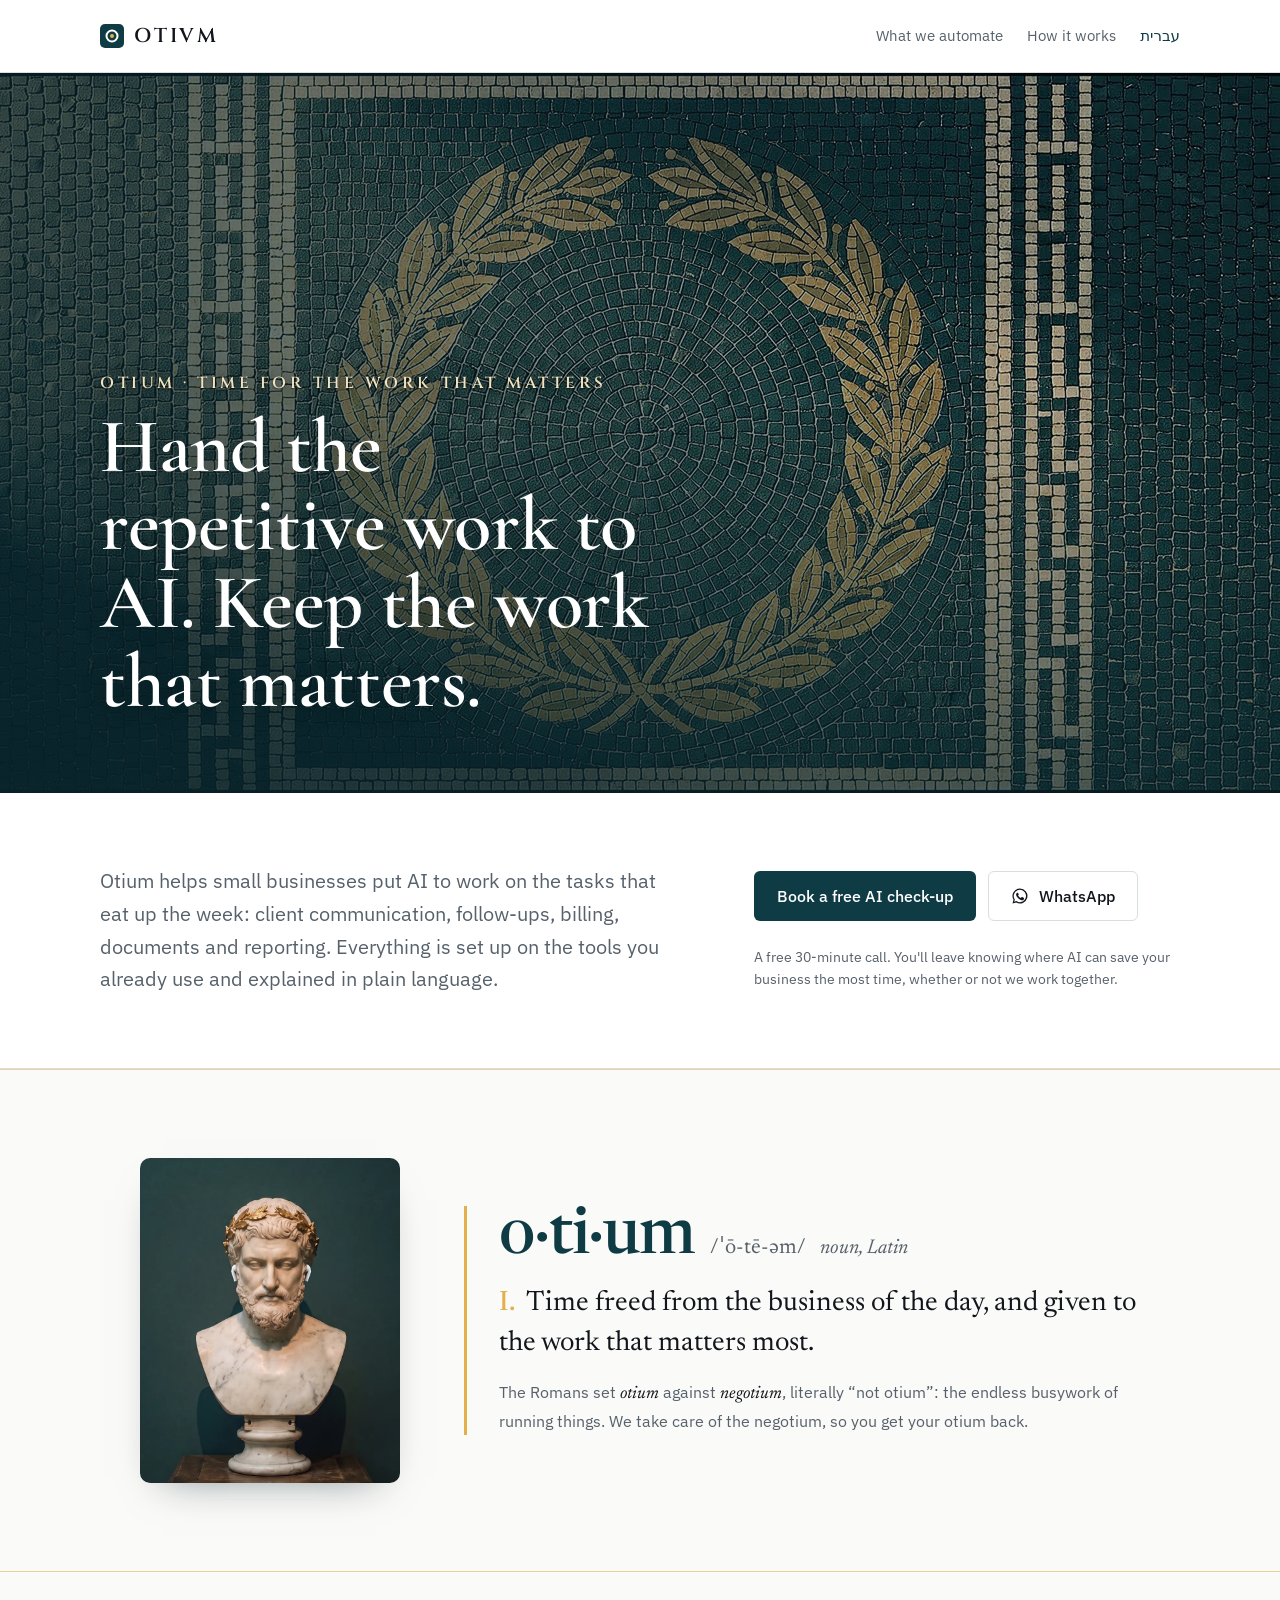
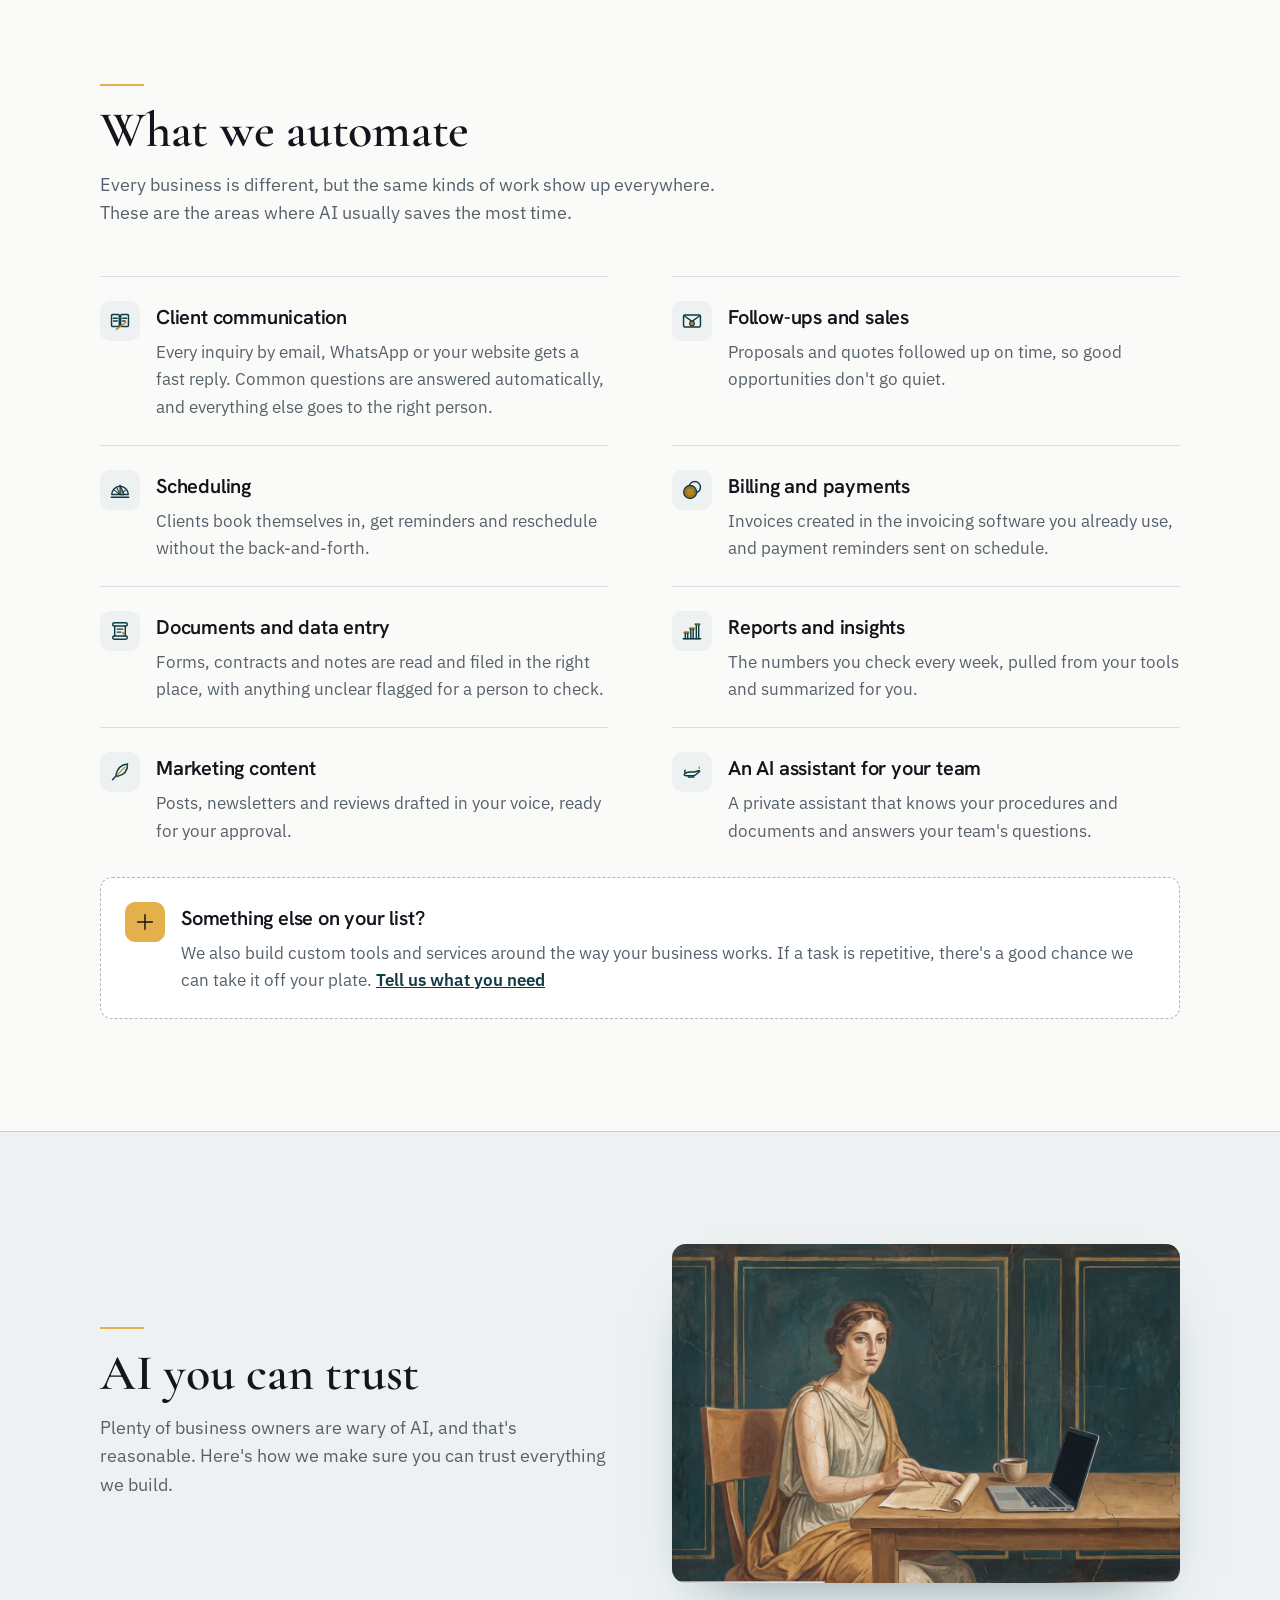
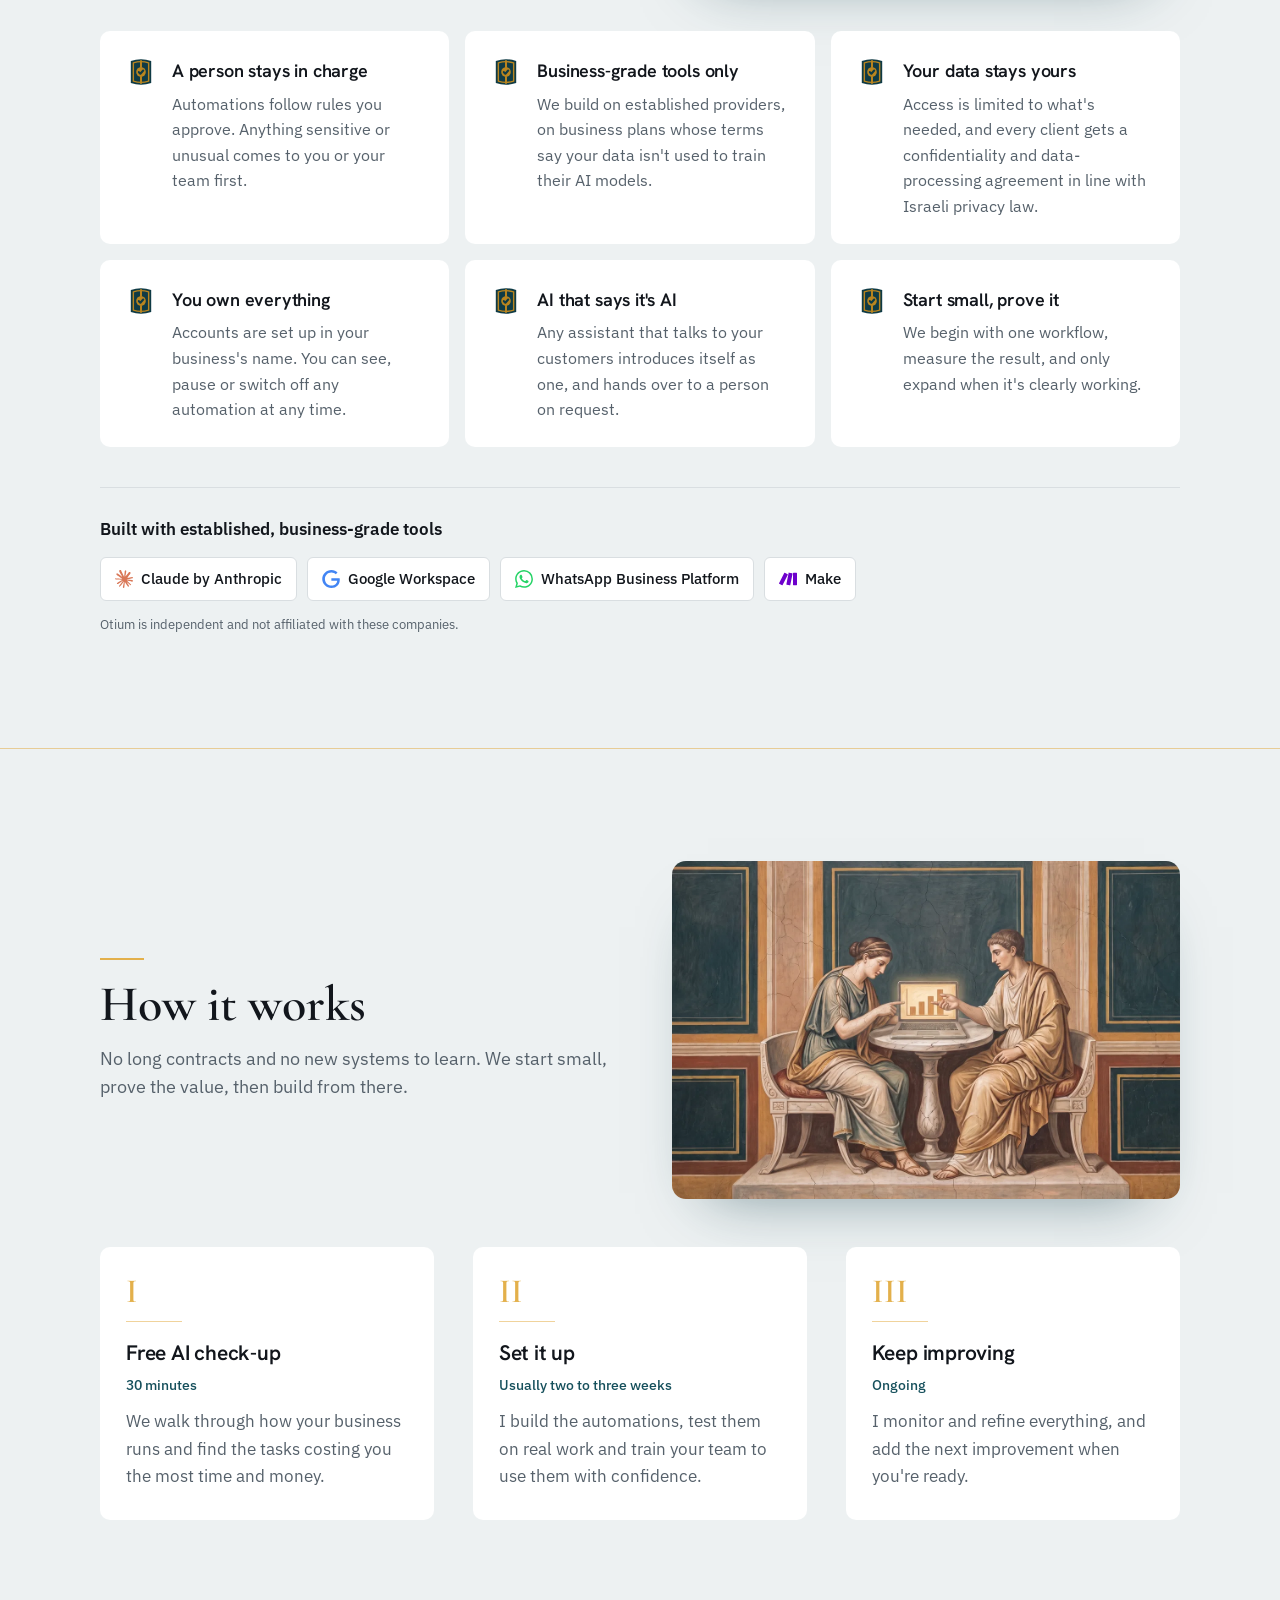
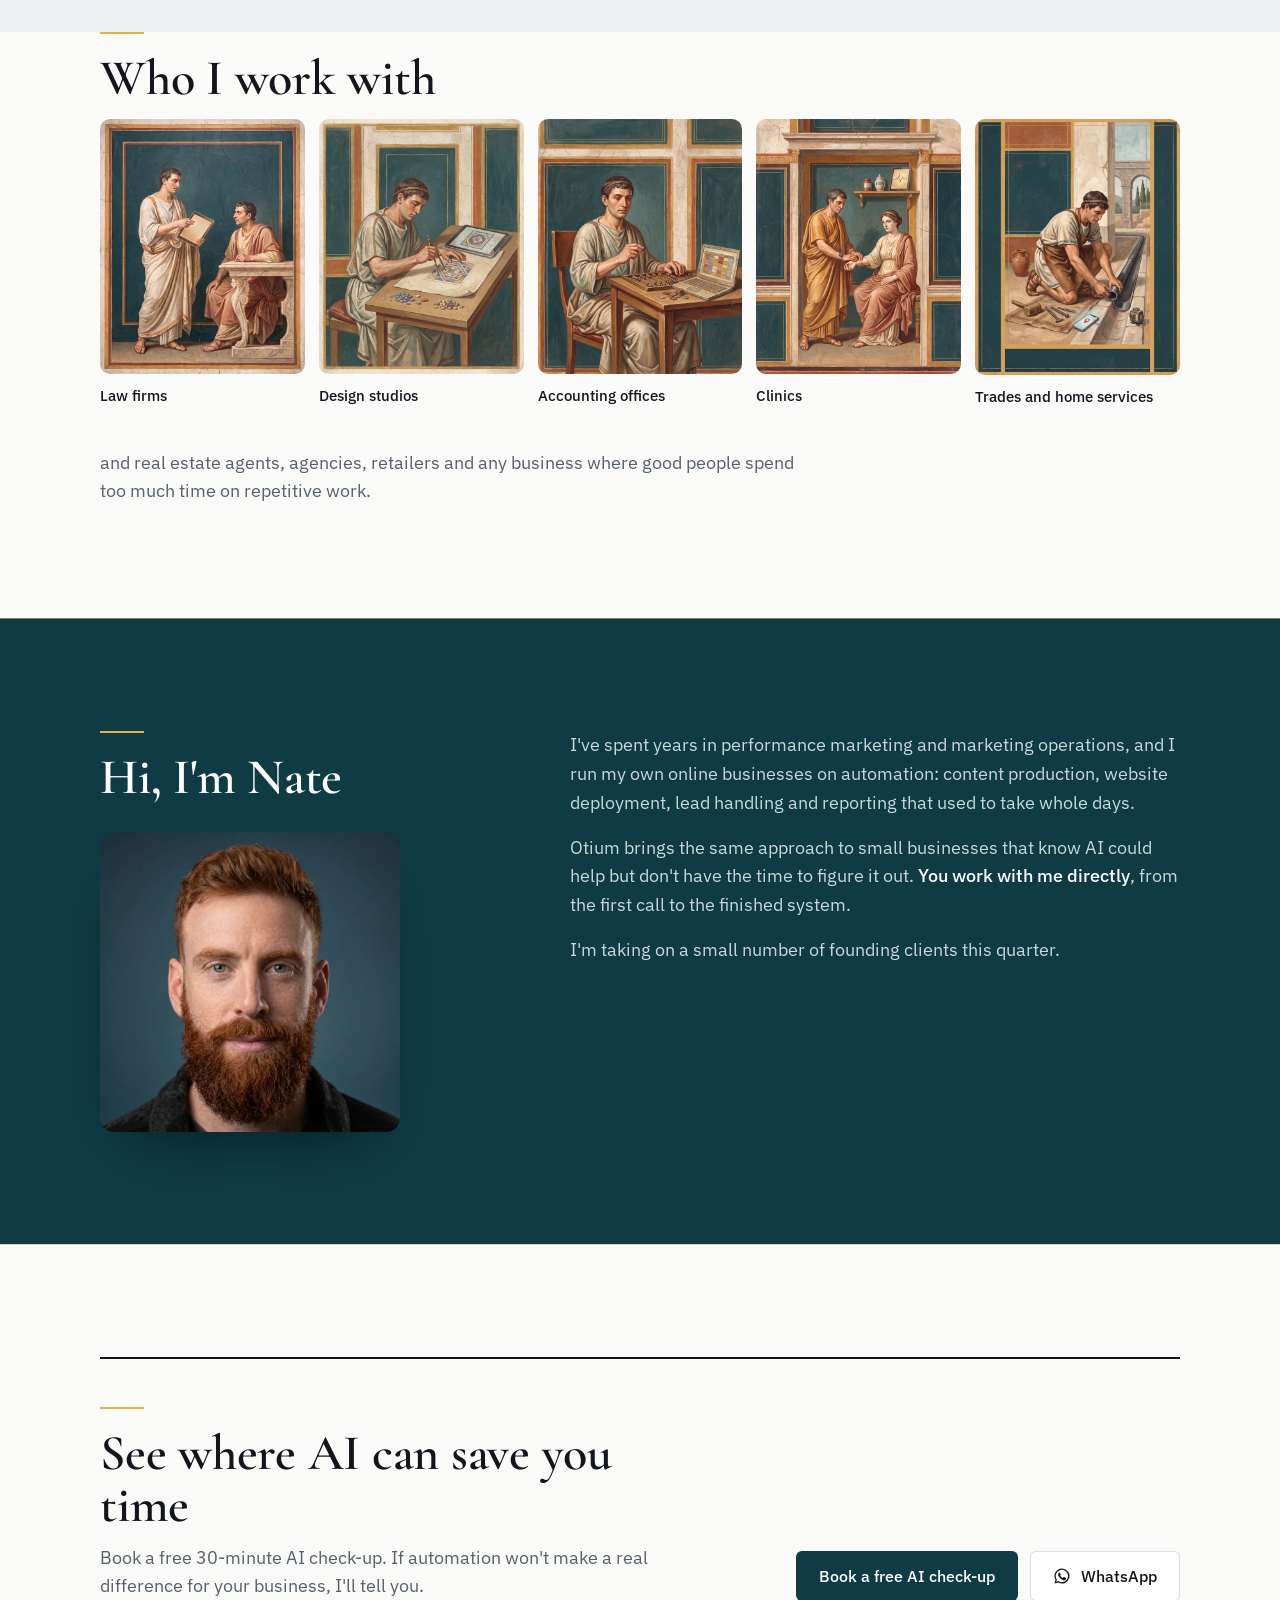
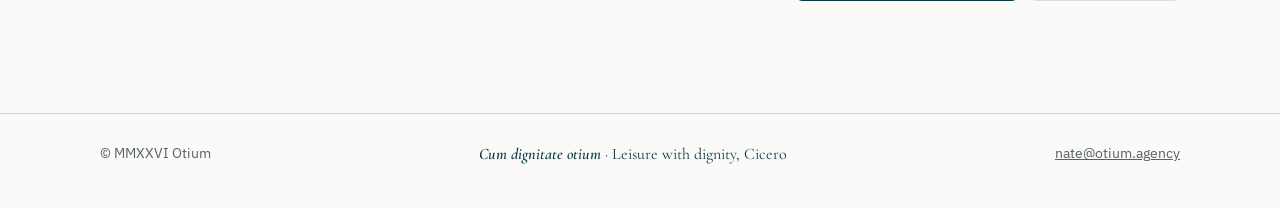
<file: index.html>
<!doctype html>
<html lang="en">
<head>
<meta charset="utf-8">
<meta name="viewport" content="width=device-width, initial-scale=1">
<title>Otium | AI automation for small businesses</title>
<meta name="description" content="Otium helps small businesses put AI to work: client communication, follow-ups, billing, documents and reporting, set up on the tools you already use.">
<meta property="og:title" content="Otium">
<meta property="og:description" content="Hand the repetitive work to AI. Keep the work that matters.">
<meta property="og:type" content="website">
<meta property="og:url" content="https://otium.agency/">
<meta property="og:image" content="https://otium.agency/media/og-v2.jpg">
<meta property="og:image:width" content="1200">
<meta property="og:image:height" content="630">
<meta name="twitter:card" content="summary_large_image">
<link rel="alternate" hreflang="he" href="https://otium.agency/he/">
<link rel="icon" href="/favicon.svg" type="image/svg+xml">
<link rel="apple-touch-icon" href="/apple-touch-icon.png">
<link rel="preconnect" href="https://fonts.googleapis.com">
<link rel="preconnect" href="https://fonts.gstatic.com" crossorigin>
<link href="https://fonts.googleapis.com/css2?family=Hanken+Grotesk:wght@500;600;700&family=IBM+Plex+Sans:wght@400;500;600&family=Newsreader:ital,opsz,wght@0,6..72,400;0,6..72,500;1,6..72,400&family=Cormorant+Garamond:ital,wght@0,500;0,600;0,700;1,500&family=Cinzel:wght@500;600&display=swap" rel="stylesheet">
<link rel="stylesheet" href="/styles.css?v=20261012">
</head>
<body>

<header class="site-header">
  <div class="wrap">
    <a class="wordmark" href="/" aria-label="Otium home">
      <svg class="mark" viewBox="0 0 24 24" aria-hidden="true"><rect width="24" height="24" rx="5" fill="#0F3B45"/><path d="M12 6.5a5.5 5.5 0 1 0 0 11a5.5 5.5 0 1 0 0-11z" fill="none" stroke="#fff" stroke-width="2"/><circle cx="12" cy="12" r="2" fill="#E3B04B"/></svg>
      OTIVM
    </a>
    <nav class="header-links" aria-label="Main">
      <a class="hide-sm" href="#what">What we automate</a>
      <a class="hide-sm" href="#how">How it works</a>
      <a class="lang" href="/he/" lang="he">עברית</a>
    </nav>
  </div>
</header>

<main>
  <section class="hero-film" aria-label="Video: scattered mosaic tiles fly together into a gold laurel wreath.">
    <video autoplay muted loop playsinline preload="auto" poster="/media/hero-mosaic-poster.jpg">
      <source src="/media/hero-mosaic.mp4" type="video/mp4">
    </video>
    <div class="film-overlay"><div class="wrap"><p class="eyebrow" lang="en">Otium · time for the work that matters</p><h1>Hand the repetitive work to AI. Keep the work that matters.</h1></div></div>
  </section>

  <section class="hero hero-text">
    <div class="wrap">
      <div>
        <p class="lede">Otium helps small businesses put AI to work on the tasks that eat up the week: client communication, follow-ups, billing, documents and reporting. Everything is set up on the tools you already use and explained in plain language.</p>
        <div class="cta-row">
          <a class="btn btn-primary" href="https://calendar.google.com/calendar/appointments/schedules/AcZssZ0cOkG3qCjoO6xYUCrlLc-8QSz50qCtC3D6k3eTDiRzuGKKCBGxne2T-NwHxef6ABlgjscDX68r?gv=true" target="_blank" rel="noopener">Book a free AI check-up</a>
          <a class="btn btn-ghost" href="https://wa.me/972552451897" data-whatsapp>
            <svg viewBox="0 0 24 24" aria-hidden="true"><path fill="currentColor" d="M12 2a10 10 0 0 0-8.6 15.1L2 22l5-1.3A10 10 0 1 0 12 2Zm0 18.2c-1.6 0-3.1-.4-4.4-1.2l-.3-.2-3 .8.8-2.9-.2-.3A8.2 8.2 0 1 1 12 20.2Zm4.5-6.1c-.2-.1-1.5-.7-1.7-.8-.2-.1-.4-.1-.6.1l-.8 1c-.1.2-.3.2-.5.1a6.7 6.7 0 0 1-3.3-2.9c-.3-.4.2-.4.7-1.3.1-.2 0-.3 0-.4l-.8-1.8c-.2-.5-.4-.4-.6-.4h-.5a1 1 0 0 0-.7.3 3 3 0 0 0-.9 2.2 5.2 5.2 0 0 0 1.1 2.7 11.8 11.8 0 0 0 4.5 4c1.7.7 2.3.8 3.2.6.5-.1 1.5-.6 1.7-1.2.2-.6.2-1.1.1-1.2l-.4-.3Z"/></svg>
            WhatsApp
          </a>
        </div>
        <p class="fine">A free 30-minute call. You'll leave knowing where AI can save your business the most time, whether or not we work together.</p>
      </div>
    </div>
  </section>

  <section class="definition" aria-label="What the name means">
    <div class="wrap">
      <div class="def-grid"><img class="def-img" src="/media/otium-marble.webp" alt="A classical marble bust with a gold laurel wreath and wireless earbuds" width="800" height="1000" loading="lazy">
      <div class="dict">
        <p class="dict-head"><span class="dict-word">o·ti·um</span> <span class="dict-ipa">/ˈō-tē-əm/</span> <span class="dict-pos">noun, Latin</span></p>
        <p class="dict-sense"><span class="dict-n">I.</span> Time freed from the business of the day, and given to the work that matters most.</p>
        <p class="dict-note">The Romans set <em>otium</em> against <em>negotium</em>, literally “not otium”: the endless busywork of running things. We take care of the negotium, so you get your otium back.</p>
      </div></div>
    </div>
  </section>

  <section class="block" id="what">
    <div class="wrap">
      <h2>What we automate</h2>
      <p class="intro">Every business is different, but the same kinds of work show up everywhere. These are the areas where AI usually saves the most time.</p>
      <ul class="areas">
        <li><svg class="area-icon" viewBox="0 0 24 24" aria-hidden="true"><g fill="none" stroke="currentColor" stroke-width="1.6" stroke-linecap="round" stroke-linejoin="round"><rect x="2.8" y="5" width="8.4" height="13" rx="1"/><rect x="12.8" y="5" width="8.4" height="13" rx="1"/><path d="M5 9h4M5 12h4M15 9h4M15 12h2.6"/></g><path d="M8 21.2 18.6 13.4" fill="none" stroke="#B9851F" stroke-width="1.6" stroke-linecap="round"/></svg><div><h3>Client communication</h3><p>Every inquiry by email, WhatsApp or your website gets a fast reply. Common questions are answered automatically, and everything else goes to the right person.</p></div></li>
        <li><svg class="area-icon" viewBox="0 0 24 24" aria-hidden="true"><g fill="none" stroke="currentColor" stroke-width="1.6" stroke-linecap="round" stroke-linejoin="round"><rect x="2.8" y="5.5" width="18.4" height="13" rx="1.4"/><path d="M3.4 6.3 12 12.4l8.6-6.1"/></g><circle cx="12" cy="14.6" r="2.6" fill="#B9851F" stroke="currentColor" stroke-width="1.2"/></svg><div><h3>Follow-ups and sales</h3><p>Proposals and quotes followed up on time, so good opportunities don't go quiet.</p></div></li>
        <li><svg class="area-icon" viewBox="0 0 24 24" aria-hidden="true"><g fill="none" stroke="currentColor" stroke-width="1.6" stroke-linecap="round" stroke-linejoin="round"><path d="M3 17a9 9 0 0 1 18 0z"/><path d="M12 17 6 12.4M12 17 8.6 9.6M12 17l5.9-4.6" stroke-width="1.1"/><path d="M2.5 20h19"/></g><path d="M12 17V6.6L16.6 17z" fill="#B9851F" stroke="currentColor" stroke-width="1.2" stroke-linejoin="round"/></svg><div><h3>Scheduling</h3><p>Clients book themselves in, get reminders and reschedule without the back-and-forth.</p></div></li>
        <li><svg class="area-icon" viewBox="0 0 24 24" aria-hidden="true"><circle cx="15" cy="9" r="6.2" fill="none" stroke="currentColor" stroke-width="1.6"/><circle cx="10" cy="14.2" r="7" fill="#B9851F" stroke="currentColor" stroke-width="1.6"/><circle cx="10" cy="14.2" r="4.6" fill="none" stroke="currentColor" stroke-width="1" stroke-dasharray="1.1 1.3"/></svg><div><h3>Billing and payments</h3><p>Invoices created in the invoicing software you already use, and payment reminders sent on schedule.</p></div></li>
        <li><svg class="area-icon" viewBox="0 0 24 24" aria-hidden="true"><g fill="none" stroke="currentColor" stroke-width="1.6" stroke-linecap="round" stroke-linejoin="round"><rect x="4" y="3" width="16" height="3.6" rx="1.8"/><rect x="4" y="17.4" width="16" height="3.6" rx="1.8"/><path d="M6.2 6.6v10.8M17.8 6.6v10.8"/><path d="M9 10h6M9 13.2h4" stroke-width="1.4"/></g><circle cx="16" cy="14.4" r="1.6" fill="#B9851F"/></svg><div><h3>Documents and data entry</h3><p>Forms, contracts and notes are read and filed in the right place, with anything unclear flagged for a person to check.</p></div></li>
        <li><svg class="area-icon" viewBox="0 0 24 24" aria-hidden="true"><g fill="none" stroke="currentColor" stroke-width="1.6" stroke-linecap="round" stroke-linejoin="round"><path d="M2.5 20.5h19"/><path d="M3.6 14h4.8M4.7 14.4v6.1M7.3 14.4v6.1"/><path d="M9.6 9.5h4.8M10.7 9.9v10.6M13.3 9.9v10.6"/><path d="M15.6 5h4.8M16.7 5.4v15.1M19.3 5.4v15.1"/></g><path d="M3.6 13.2h4.8M9.6 8.7h4.8M15.6 4.2h4.8" fill="none" stroke="#B9851F" stroke-width="1.6" stroke-linecap="round"/></svg><div><h3>Reports and insights</h3><p>The numbers you check every week, pulled from your tools and summarized for you.</p></div></li>
        <li><svg class="area-icon" viewBox="0 0 24 24" aria-hidden="true"><g fill="none" stroke="currentColor" stroke-width="1.6" stroke-linecap="round" stroke-linejoin="round"><path d="M20.2 3.3C13.6 4 9 8.4 7.6 15.2l1.6 1.6c6.8-1.4 11.2-6 11-13.5z"/><path d="M7.6 16.4 3.8 20.4"/></g><path d="M9.6 14.6 17.4 6.6" fill="none" stroke="#B9851F" stroke-width="1.3" stroke-linecap="round"/></svg><div><h3>Marketing content</h3><p>Posts, newsletters and reviews drafted in your voice, ready for your approval.</p></div></li>
        <li><svg class="area-icon" viewBox="0 0 24 24" aria-hidden="true"><g fill="none" stroke="currentColor" stroke-width="1.6" stroke-linecap="round" stroke-linejoin="round"><path d="M3.6 15.2c0-1.9 2.9-3.2 6.9-3.2h3.8l5.2-1.4c.7-.2 1.1.7.5 1.1l-4 3.3c-.9.8-2.1 1.2-3.3 1.2H7.4c-2.2 0-3.8-.4-3.8-1z"/><path d="M5.6 13.1C4 12.5 3.4 11 4.6 10.1"/><path d="M8 17.4h6"/></g><path d="M19.9 9.4c-1.1-1.1-1.1-2.6 0-4 1.1 1.4 1.1 2.9 0 4z" fill="#B9851F"/></svg><div><h3>An AI assistant for your team</h3><p>A private assistant that knows your procedures and documents and answers your team's questions.</p></div></li>
        <li class="area-custom"><svg class="area-icon" viewBox="0 0 24 24" aria-hidden="true" fill="none" stroke="currentColor" stroke-width="1.6" stroke-linecap="round" stroke-linejoin="round"><path d="M12 4v16M4 12h16"/></svg><div><h3>Something else on your list?</h3><p>We also build custom tools and services around the way your business works. If a task is repetitive, there's a good chance we can take it off your plate. <a href="#contact">Tell us what you need</a></p></div></li>
      </ul>
    </div>
  </section>

  <section class="block trust" id="trust">
    <div class="wrap">
      <div class="trust-head"><div><h2>AI you can trust</h2>
      <p class="intro">Plenty of business owners are wary of AI, and that's reasonable. Here's how we make sure you can trust everything we build.</p></div><img class="trust-img" src="/media/trust-approve.webp" alt="Roman-style fresco: a woman reviews and approves a document, a laptop and coffee beside her" width="1200" height="800" loading="lazy"></div>
      <ul class="commitments">
        <li><svg class="scutum" viewBox="0 0 24 24" aria-hidden="true"><path d="M4.8 4.2Q12 1.8 19.2 4.2V19.8Q12 22.2 4.8 19.8Z" fill="#0F3B45"/><path d="M6.6 5.6Q12 3.8 17.4 5.6V18.4Q12 20.2 6.6 18.4Z" fill="none" stroke="#B9851F" stroke-width="1"/><path d="M12 4.2v4.4M12 15.4v4.4" stroke="#B9851F" stroke-width="1.4" stroke-linecap="round"/><circle cx="12" cy="12" r="3.4" fill="#B9851F"/><path d="m10.5 12.1 1.05 1.1 2-2.25" fill="none" stroke="#0F3B45" stroke-width="1.5" stroke-linecap="round" stroke-linejoin="round"/></svg><div><h3>A person stays in charge</h3><p>Automations follow rules you approve. Anything sensitive or unusual comes to you or your team first.</p></div></li>
        <li><svg class="scutum" viewBox="0 0 24 24" aria-hidden="true"><path d="M4.8 4.2Q12 1.8 19.2 4.2V19.8Q12 22.2 4.8 19.8Z" fill="#0F3B45"/><path d="M6.6 5.6Q12 3.8 17.4 5.6V18.4Q12 20.2 6.6 18.4Z" fill="none" stroke="#B9851F" stroke-width="1"/><path d="M12 4.2v4.4M12 15.4v4.4" stroke="#B9851F" stroke-width="1.4" stroke-linecap="round"/><circle cx="12" cy="12" r="3.4" fill="#B9851F"/><path d="m10.5 12.1 1.05 1.1 2-2.25" fill="none" stroke="#0F3B45" stroke-width="1.5" stroke-linecap="round" stroke-linejoin="round"/></svg><div><h3>Business-grade tools only</h3><p>We build on established providers, on business plans whose terms say your data isn't used to train their AI models.</p></div></li>
        <li><svg class="scutum" viewBox="0 0 24 24" aria-hidden="true"><path d="M4.8 4.2Q12 1.8 19.2 4.2V19.8Q12 22.2 4.8 19.8Z" fill="#0F3B45"/><path d="M6.6 5.6Q12 3.8 17.4 5.6V18.4Q12 20.2 6.6 18.4Z" fill="none" stroke="#B9851F" stroke-width="1"/><path d="M12 4.2v4.4M12 15.4v4.4" stroke="#B9851F" stroke-width="1.4" stroke-linecap="round"/><circle cx="12" cy="12" r="3.4" fill="#B9851F"/><path d="m10.5 12.1 1.05 1.1 2-2.25" fill="none" stroke="#0F3B45" stroke-width="1.5" stroke-linecap="round" stroke-linejoin="round"/></svg><div><h3>Your data stays yours</h3><p>Access is limited to what's needed, and every client gets a confidentiality and data-processing agreement in line with Israeli privacy law.</p></div></li>
        <li><svg class="scutum" viewBox="0 0 24 24" aria-hidden="true"><path d="M4.8 4.2Q12 1.8 19.2 4.2V19.8Q12 22.2 4.8 19.8Z" fill="#0F3B45"/><path d="M6.6 5.6Q12 3.8 17.4 5.6V18.4Q12 20.2 6.6 18.4Z" fill="none" stroke="#B9851F" stroke-width="1"/><path d="M12 4.2v4.4M12 15.4v4.4" stroke="#B9851F" stroke-width="1.4" stroke-linecap="round"/><circle cx="12" cy="12" r="3.4" fill="#B9851F"/><path d="m10.5 12.1 1.05 1.1 2-2.25" fill="none" stroke="#0F3B45" stroke-width="1.5" stroke-linecap="round" stroke-linejoin="round"/></svg><div><h3>You own everything</h3><p>Accounts are set up in your business's name. You can see, pause or switch off any automation at any time.</p></div></li>
        <li><svg class="scutum" viewBox="0 0 24 24" aria-hidden="true"><path d="M4.8 4.2Q12 1.8 19.2 4.2V19.8Q12 22.2 4.8 19.8Z" fill="#0F3B45"/><path d="M6.6 5.6Q12 3.8 17.4 5.6V18.4Q12 20.2 6.6 18.4Z" fill="none" stroke="#B9851F" stroke-width="1"/><path d="M12 4.2v4.4M12 15.4v4.4" stroke="#B9851F" stroke-width="1.4" stroke-linecap="round"/><circle cx="12" cy="12" r="3.4" fill="#B9851F"/><path d="m10.5 12.1 1.05 1.1 2-2.25" fill="none" stroke="#0F3B45" stroke-width="1.5" stroke-linecap="round" stroke-linejoin="round"/></svg><div><h3>AI that says it's AI</h3><p>Any assistant that talks to your customers introduces itself as one, and hands over to a person on request.</p></div></li>
        <li><svg class="scutum" viewBox="0 0 24 24" aria-hidden="true"><path d="M4.8 4.2Q12 1.8 19.2 4.2V19.8Q12 22.2 4.8 19.8Z" fill="#0F3B45"/><path d="M6.6 5.6Q12 3.8 17.4 5.6V18.4Q12 20.2 6.6 18.4Z" fill="none" stroke="#B9851F" stroke-width="1"/><path d="M12 4.2v4.4M12 15.4v4.4" stroke="#B9851F" stroke-width="1.4" stroke-linecap="round"/><circle cx="12" cy="12" r="3.4" fill="#B9851F"/><path d="m10.5 12.1 1.05 1.1 2-2.25" fill="none" stroke="#0F3B45" stroke-width="1.5" stroke-linecap="round" stroke-linejoin="round"/></svg><div><h3>Start small, prove it</h3><p>We begin with one workflow, measure the result, and only expand when it's clearly working.</p></div></li>
      </ul>
      <div class="toolbelt">
        <p class="toolbelt-label">Built with established, business-grade tools</p>
        <ul class="tool-names" dir="ltr"><li><svg class="tool-logo" viewBox="0 0 24 24" aria-hidden="true"><path fill="#D97757" d="m4.7144 15.9555 4.7174-2.6471.079-.2307-.079-.1275h-.2307l-.7893-.0486-2.6956-.0729-2.3375-.0971-2.2646-.1214-.5707-.1215-.5343-.7042.0546-.3522.4797-.3218.686.0608 1.5179.1032 2.2767.1578 1.6514.0972 2.4468.255h.3886l.0546-.1579-.1336-.0971-.1032-.0972L6.973 9.8356l-2.55-1.6879-1.3356-.9714-.7225-.4918-.3643-.4614-.1578-1.0078.6557-.7225.8803.0607.2246.0607.8925.686 1.9064 1.4754 2.4893 1.8336.3643.3035.1457-.1032.0182-.0728-.164-.2733-1.3539-2.4467-1.445-2.4893-.6435-1.032-.17-.6194c-.0607-.255-.1032-.4674-.1032-.7285L6.287.1335 6.6997 0l.9957.1336.419.3642.6192 1.4147 1.0018 2.2282 1.5543 3.0296.4553.8985.2429.8318.091.255h.1579v-.1457l.1275-1.706.2368-2.0947.2307-2.6957.0789-.7589.3764-.9107.7468-.4918.5828.2793.4797.686-.0668.4433-.2853 1.8517-.5586 2.9021-.3643 1.9429h.2125l.2429-.2429.9835-1.3053 1.6514-2.0643.7286-.8196.85-.9046.5464-.4311h1.0321l.759 1.1293-.34 1.1657-1.0625 1.3478-.8804 1.1414-1.2628 1.7-.7893 1.36.0729.1093.1882-.0183 2.8535-.607 1.5421-.2794 1.8396-.3157.8318.3886.091.3946-.3278.8075-1.967.4857-2.3072.4614-3.4364.8136-.0425.0304.0486.0607 1.5482.1457.6618.0364h1.621l3.0175.2247.7892.522.4736.6376-.079.4857-1.2142.6193-1.6393-.3886-3.825-.9107-1.3113-.3279h-.1822v.1093l1.0929 1.0686 2.0035 1.8092 2.5075 2.3314.1275.5768-.3218.4554-.34-.0486-2.2039-1.6575-.85-.7468-1.9246-1.621h-.1275v.17l.4432.6496 2.3436 3.5214.1214 1.0807-.17.3521-.6071.2125-.6679-.1214-1.3721-1.9246L14.38 17.959l-1.1414-1.9428-.1397.079-.674 7.2552-.3156.3703-.7286.2793-.6071-.4614-.3218-.7468.3218-1.4753.3886-1.9246.3157-1.53.2853-1.9004.17-.6314-.0121-.0425-.1397.0182-1.4328 1.9672-2.1796 2.9446-1.7243 1.8456-.4128.164-.7164-.3704.0667-.6618.4008-.5889 2.386-3.0357 1.4389-1.882.929-1.0868-.0062-.1579h-.0546l-6.3385 4.1164-1.1293.1457-.4857-.4554.0608-.7467.2307-.2429 1.9064-1.3114Z"/></svg><span>Claude by Anthropic</span></li><li><svg class="tool-logo" viewBox="0 0 24 24" aria-hidden="true"><path fill="#4285F4" d="M12.48 10.92v3.28h7.84c-.24 1.84-.853 3.187-1.787 4.133-1.147 1.147-2.933 2.4-6.053 2.4-4.827 0-8.6-3.893-8.6-8.72s3.773-8.72 8.6-8.72c2.6 0 4.507 1.027 5.907 2.347l2.307-2.307C18.747 1.44 16.133 0 12.48 0 5.867 0 .307 5.387.307 12s5.56 12 12.173 12c3.573 0 6.267-1.173 8.373-3.36 2.16-2.16 2.84-5.213 2.84-7.667 0-.76-.053-1.467-.173-2.053H12.48z"/></svg><span>Google Workspace</span></li><li><svg class="tool-logo" viewBox="0 0 24 24" aria-hidden="true"><path fill="#25D366" d="M17.472 14.382c-.297-.149-1.758-.867-2.03-.967-.273-.099-.471-.148-.67.15-.197.297-.767.966-.94 1.164-.173.199-.347.223-.644.075-.297-.15-1.255-.463-2.39-1.475-.883-.788-1.48-1.761-1.653-2.059-.173-.297-.018-.458.13-.606.134-.133.298-.347.446-.52.149-.174.198-.298.298-.497.099-.198.05-.371-.025-.52-.075-.149-.669-1.612-.916-2.207-.242-.579-.487-.5-.669-.51-.173-.008-.371-.01-.57-.01-.198 0-.52.074-.792.372-.272.297-1.04 1.016-1.04 2.479 0 1.462 1.065 2.875 1.213 3.074.149.198 2.096 3.2 5.077 4.487.709.306 1.262.489 1.694.625.712.227 1.36.195 1.871.118.571-.085 1.758-.719 2.006-1.413.248-.694.248-1.289.173-1.413-.074-.124-.272-.198-.57-.347m-5.421 7.403h-.004a9.87 9.87 0 01-5.031-1.378l-.361-.214-3.741.982.998-3.648-.235-.374a9.86 9.86 0 01-1.51-5.26c.001-5.45 4.436-9.884 9.888-9.884 2.64 0 5.122 1.03 6.988 2.898a9.825 9.825 0 012.893 6.994c-.003 5.45-4.437 9.884-9.885 9.884m8.413-18.297A11.815 11.815 0 0012.05 0C5.495 0 .16 5.335.157 11.892c0 2.096.547 4.142 1.588 5.945L.057 24l6.305-1.654a11.882 11.882 0 005.683 1.448h.005c6.554 0 11.89-5.335 11.893-11.893a11.821 11.821 0 00-3.48-8.413Z"/></svg><span>WhatsApp Business Platform</span></li><li><svg class="tool-logo" viewBox="0 0 24 24" aria-hidden="true"><path fill="#6D00CC" d="M13.38 3.498c-.27 0-.511.19-.566.465L9.85 18.986a.578.578 0 0 0 .453.678l4.095.826a.58.58 0 0 0 .682-.455l2.963-15.021a.578.578 0 0 0-.453-.678l-4.096-.826a.589.589 0 0 0-.113-.012zm-5.876.098a.576.576 0 0 0-.516.318L.062 17.697a.575.575 0 0 0 .256.774l3.733 1.877a.578.578 0 0 0 .775-.258l6.926-13.781a.577.577 0 0 0-.256-.776L7.762 3.658a.571.571 0 0 0-.258-.062zm11.74.115a.576.576 0 0 0-.576.576v15.426c0 .318.258.578.576.578h4.178a.58.58 0 0 0 .578-.578V4.287a.578.578 0 0 0-.578-.576Z"/></svg><span>Make</span></li></ul>
        <p class="toolbelt-note">Otium is independent and not affiliated with these companies.</p>
      </div>
    </div>
  </section>

  <section class="block process" id="how">
    <div class="wrap">
      <div class="trust-head"><div><h2>How it works</h2>
      <p class="intro">No long contracts and no new systems to learn. We start small, prove the value, then build from there.</p></div><img class="trust-img" src="/media/how-consult.webp" alt="Roman-style fresco: two people review a chart on a laptop at a marble table" width="1200" height="800" loading="lazy"></div>
      <ol class="steps">
        <li>
          <h3>Free AI check-up</h3>
          <p class="when">30 minutes</p>
          <p>We walk through how your business runs and find the tasks costing you the most time and money.</p>
        </li>
        <li>
          <h3>Set it up</h3>
          <p class="when">Usually two to three weeks</p>
          <p>I build the automations, test them on real work and train your team to use them with confidence.</p>
        </li>
        <li>
          <h3>Keep improving</h3>
          <p class="when">Ongoing</p>
          <p>I monitor and refine everything, and add the next improvement when you're ready.</p>
        </li>
      </ol>
    </div>
  </section>

  <section class="block tight" id="who">
    <div class="wrap">
      <h2>Who I work with</h2>
      <ul class="people">
        <li><figure><img src="/media/law.webp" alt="Roman-style fresco: an advocate shows a seated client something on a tablet" width="640" height="800" loading="lazy"><figcaption>Law firms</figcaption></figure></li>
        <li><figure><img src="/media/design.webp" alt="Roman-style fresco: a designer draws a mosaic pattern with a compass" width="640" height="800" loading="lazy"><figcaption>Design studios</figcaption></figure></li>
        <li><figure><img src="/media/accounting.webp" alt="Roman-style fresco: a bookkeeper with an abacus and a laptop spreadsheet" width="640" height="800" loading="lazy"><figcaption>Accounting offices</figcaption></figure></li>
        <li><figure><img src="/media/clinic.webp" alt="Roman-style fresco: a physician wearing a smartwatch takes a patient's pulse" width="640" height="800" loading="lazy"><figcaption>Clinics</figcaption></figure></li>
        <li><figure><img src="/media/trades.webp" alt="Roman-style fresco: a builder fits a water pipe, his smartphone beside his tools" width="640" height="800" loading="lazy"><figcaption>Trades and home services</figcaption></figure></li>
      </ul>
      <p class="who-more">and real estate agents, agencies, retailers and any business where good people spend too much time on repetitive work.</p>
    </div>
  </section>

  <section class="block about" id="about">
    <div class="wrap">
      <div class="about-intro">
        <h2>Hi, I'm Nate</h2>
        <img class="about-photo" src="/media/nate.webp" alt="Nate Dubin, founder of Otium" width="800" height="800" loading="lazy">
      </div>
      <div>
        <p>I've spent years in performance marketing and marketing operations, and I run my own online businesses on automation: content production, website deployment, lead handling and reporting that used to take whole days.</p>
        <p>Otium brings the same approach to small businesses that know AI could help but don't have the time to figure it out. <strong>You work with me directly</strong>, from the first call to the finished system.</p>
        <p>I'm taking on a small number of founding clients this quarter.</p>
      </div>
    </div>
  </section>

  <section class="block contact" id="contact">
    <div class="wrap">
      <div class="panel">
        <div>
          <h2>See where AI can save you time</h2>
          <p>Book a free 30-minute AI check-up. If automation won't make a real difference for your business, I'll tell you.</p>
        </div>
        <div class="cta-row">
          <a class="btn btn-primary" href="https://calendar.google.com/calendar/appointments/schedules/AcZssZ0cOkG3qCjoO6xYUCrlLc-8QSz50qCtC3D6k3eTDiRzuGKKCBGxne2T-NwHxef6ABlgjscDX68r?gv=true" target="_blank" rel="noopener">Book a free AI check-up</a>
          <a class="btn btn-ghost" href="https://wa.me/972552451897" data-whatsapp><svg viewBox="0 0 24 24" aria-hidden="true"><path fill="currentColor" d="M12 2a10 10 0 0 0-8.6 15.1L2 22l5-1.3A10 10 0 1 0 12 2Zm0 18.2c-1.6 0-3.1-.4-4.4-1.2l-.3-.2-3 .8.8-2.9-.2-.3A8.2 8.2 0 1 1 12 20.2Zm4.5-6.1c-.2-.1-1.5-.7-1.7-.8-.2-.1-.4-.1-.6.1l-.8 1c-.1.2-.3.2-.5.1a6.7 6.7 0 0 1-3.3-2.9c-.3-.4.2-.4.7-1.3.1-.2 0-.3 0-.4l-.8-1.8c-.2-.5-.4-.4-.6-.4h-.5a1 1 0 0 0-.7.3 3 3 0 0 0-.9 2.2 5.2 5.2 0 0 0 1.1 2.7 11.8 11.8 0 0 0 4.5 4c1.7.7 2.3.8 3.2.6.5-.1 1.5-.6 1.7-1.2.2-.6.2-1.1.1-1.2l-.4-.3Z"/></svg> WhatsApp</a>
        </div>
      </div>
    </div>
  </section>
</main>

<footer>
  <div class="wrap">
    <span>© MMXXVI Otium</span>
    <span class="motto"><em lang="la">Cum dignitate otium</em> · Leisure with dignity, Cicero</span>
    <a href="mailto:nate@otium.agency">nate@otium.agency</a>
  </div>
</footer>

<script>
  (function () {
    var v = document.querySelector('.hero-film video');
    if (v && window.matchMedia('(prefers-reduced-motion: reduce)').matches) { v.removeAttribute('autoplay'); v.pause(); }
  })();
</script>
</body>
</html>
</file>
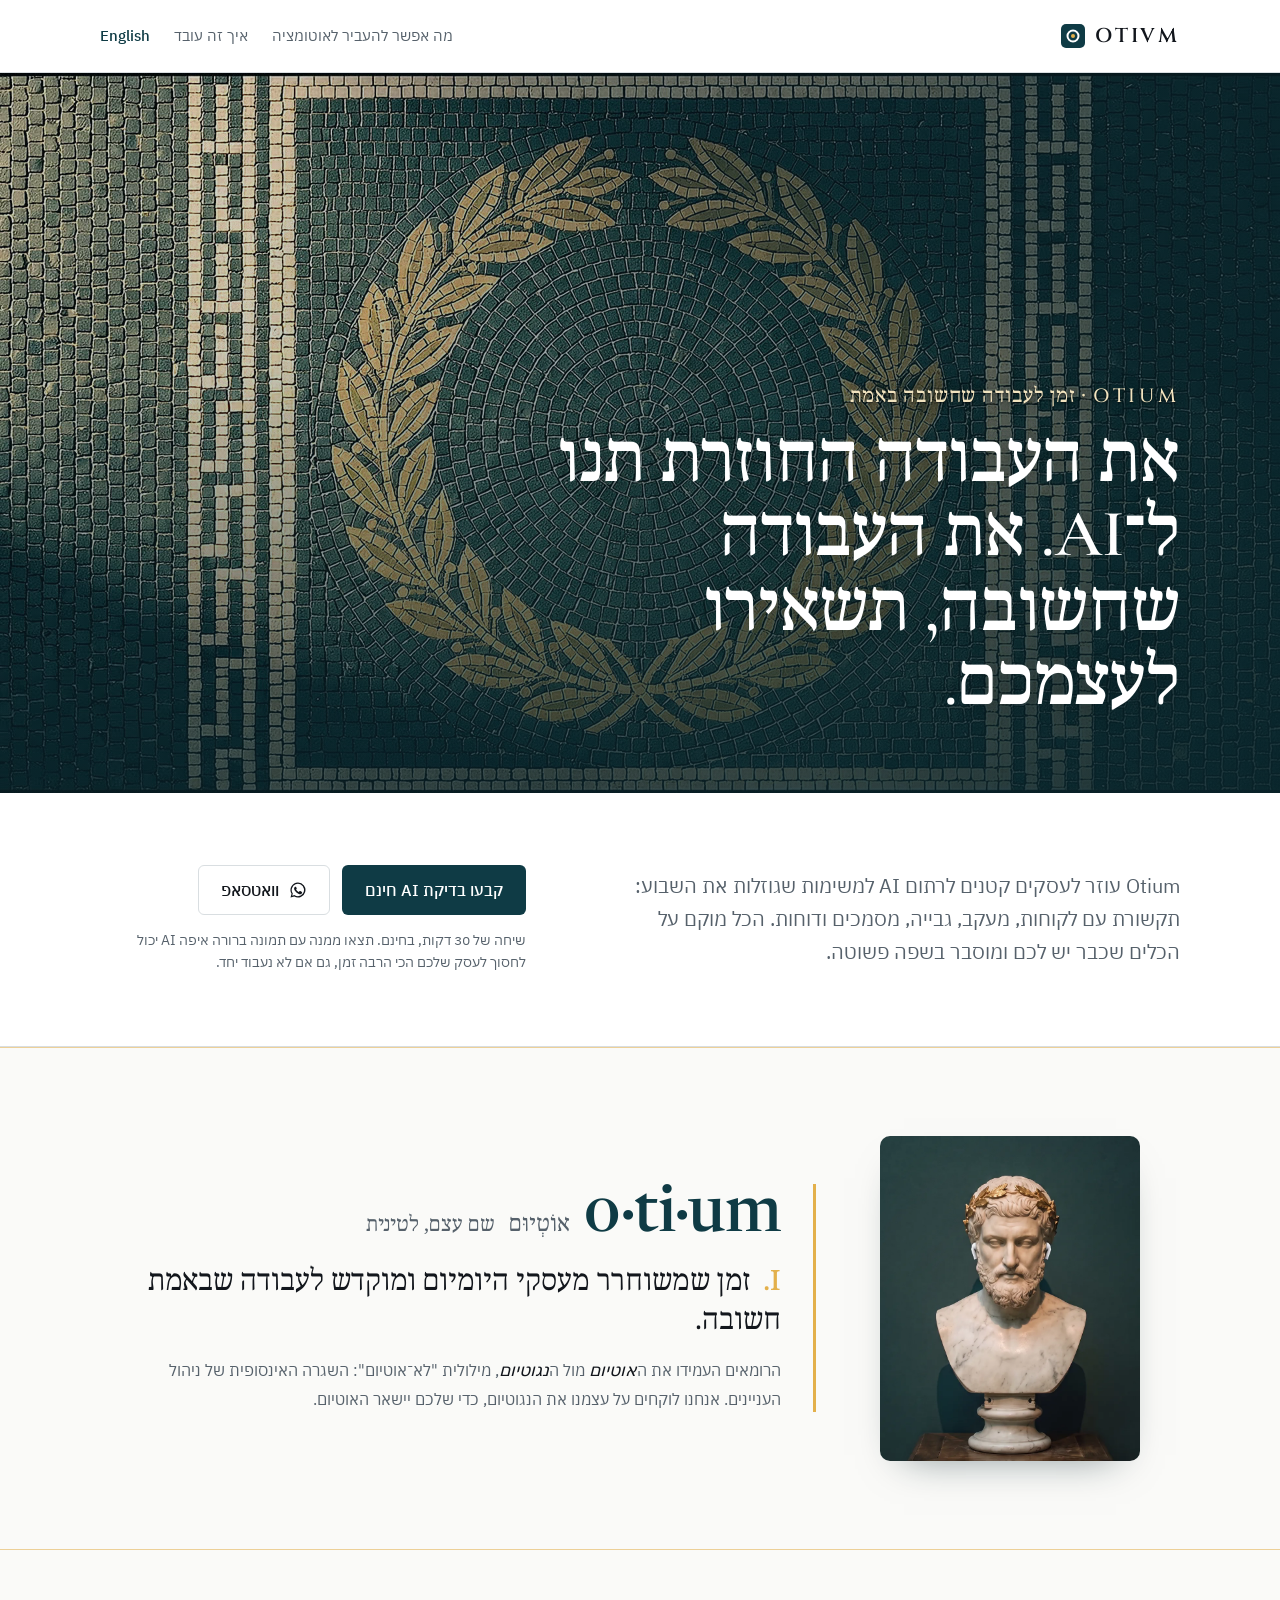
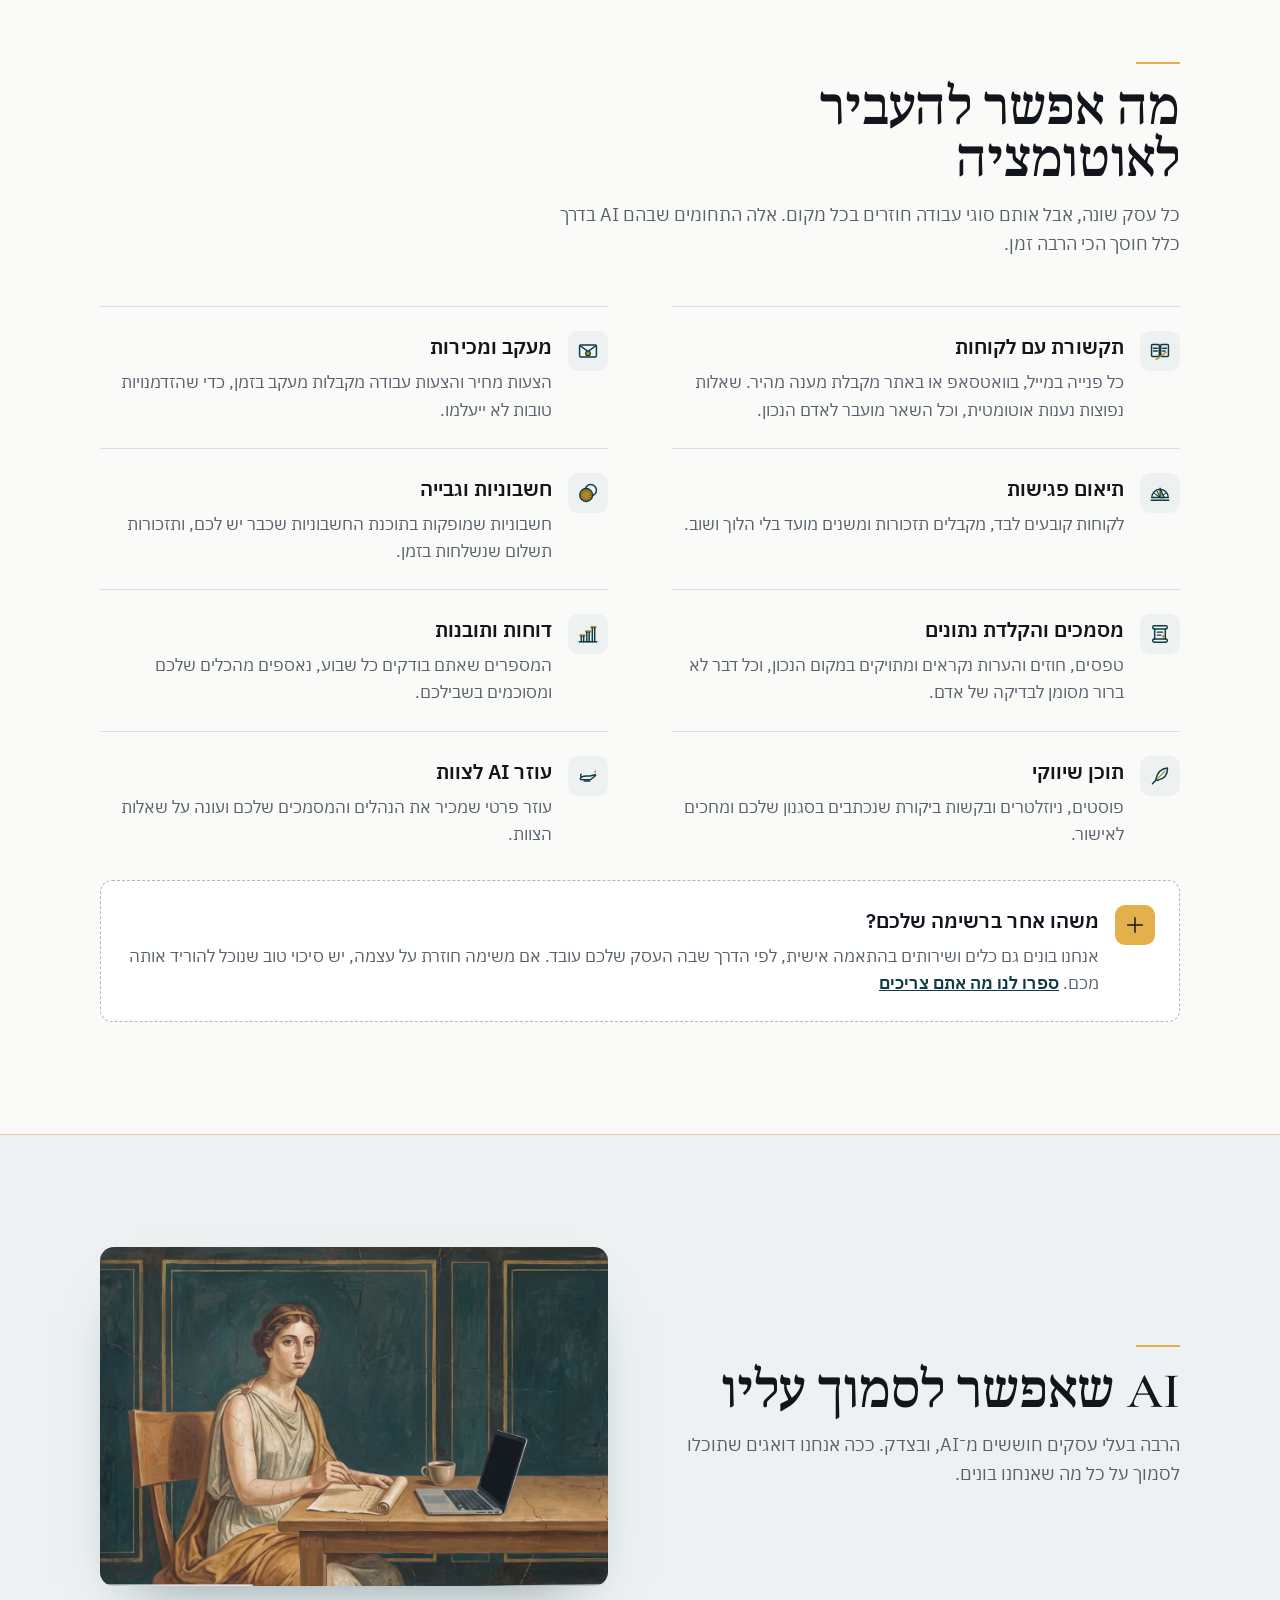
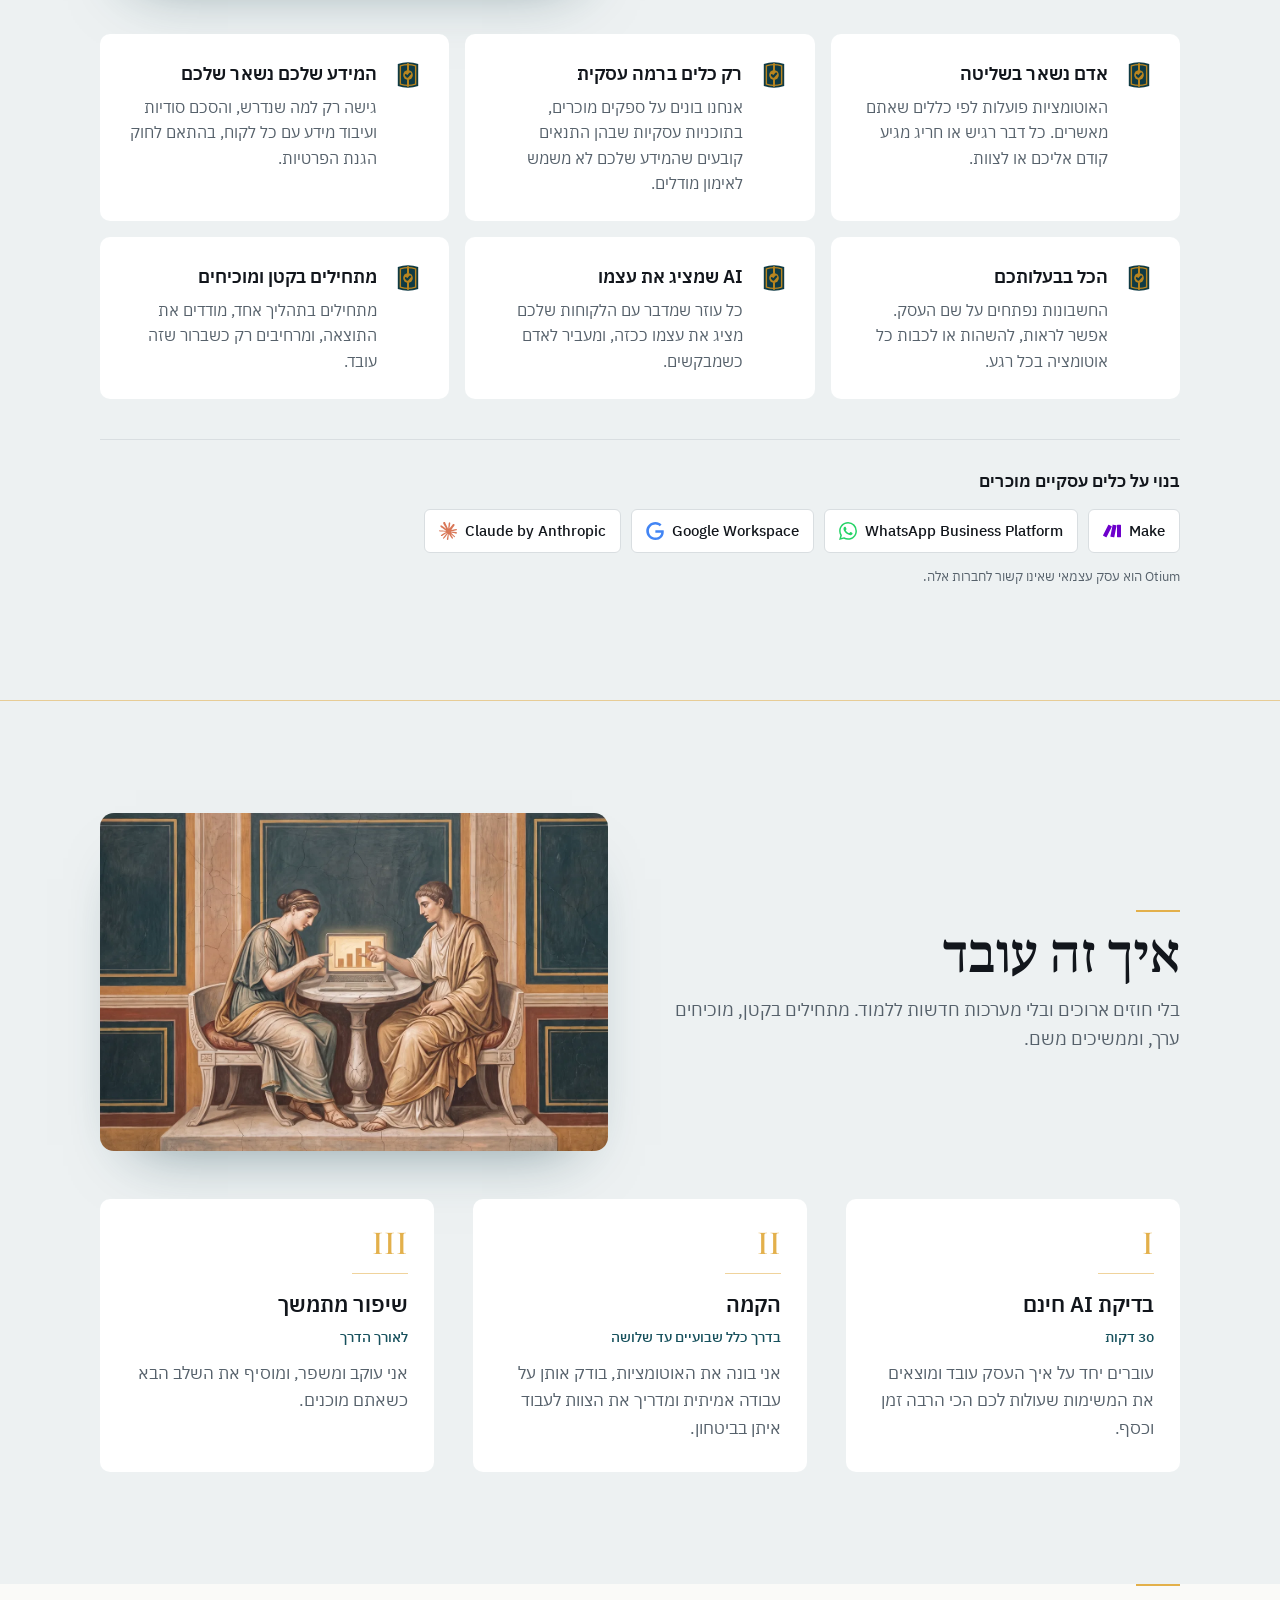
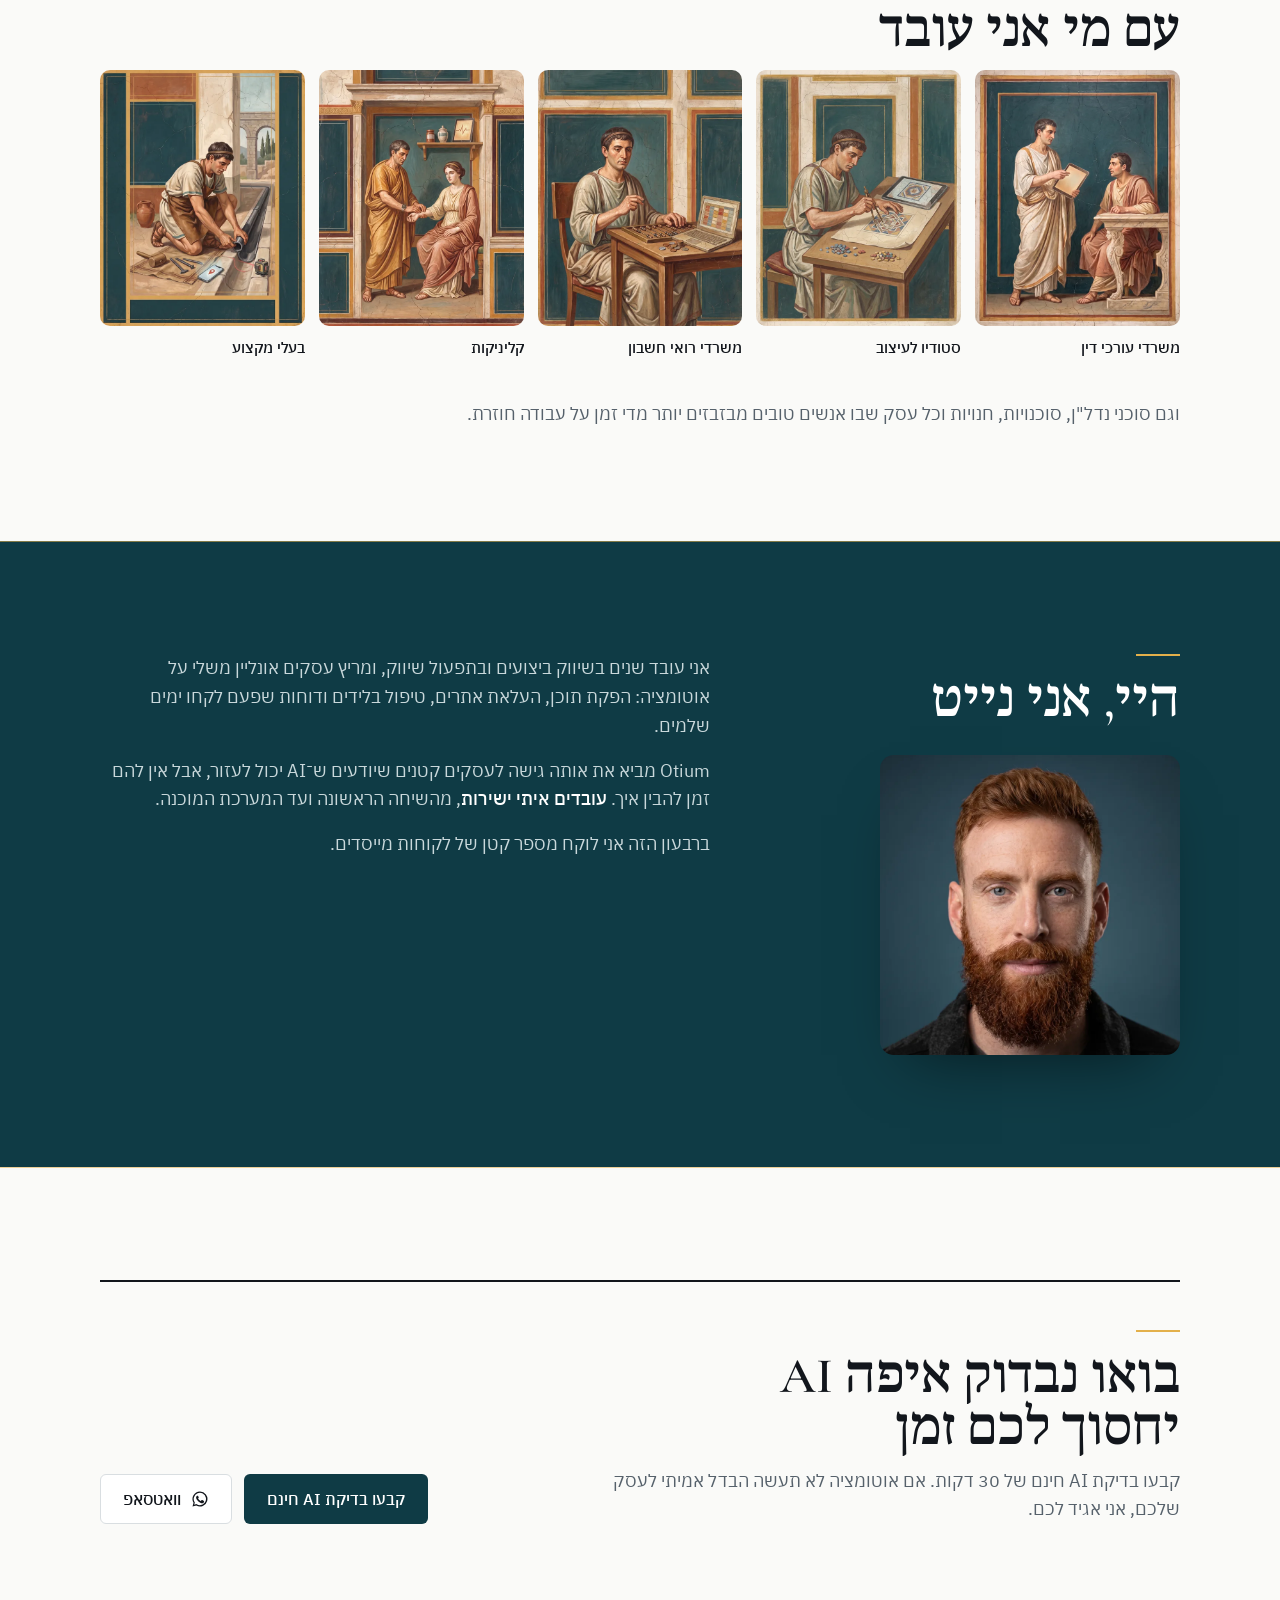
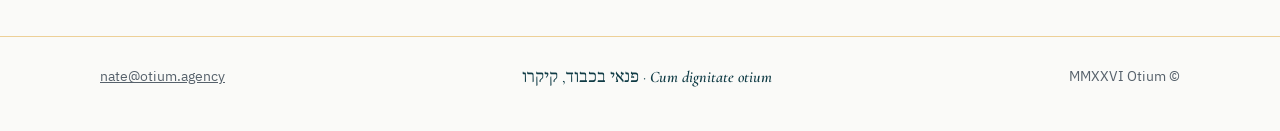
<file: he/index.html>
<!doctype html>
<html lang="he" dir="rtl">
<head>
<meta charset="utf-8">
<meta name="viewport" content="width=device-width, initial-scale=1">
<title>Otium | אוטומציות AI לעסקים</title>
<meta name="description" content="Otium עוזר לעסקים קטנים לרתום AI למשימות שגוזלות את השבוע: תקשורת עם לקוחות, מעקב, גבייה, מסמכים ודוחות, על הכלים שכבר יש לכם.">
<meta property="og:title" content="Otium | אוטומציות AI לעסקים">
<meta property="og:description" content="פחות עבודה שחורה, יותר עבודה. אוטומציות AI לעסקים.">
<meta property="og:type" content="website">
<meta property="og:url" content="https://otium.agency/he/">
<meta property="og:image" content="https://otium.agency/media/og-v2.jpg">
<meta property="og:image:width" content="1200">
<meta property="og:image:height" content="630">
<meta name="twitter:card" content="summary_large_image">
<link rel="alternate" hreflang="en" href="https://otium.agency/">
<link rel="icon" href="/favicon.svg" type="image/svg+xml">
<link rel="apple-touch-icon" href="/apple-touch-icon.png">
<link rel="preconnect" href="https://fonts.googleapis.com">
<link rel="preconnect" href="https://fonts.gstatic.com" crossorigin>
<link href="https://fonts.googleapis.com/css2?family=Hanken+Grotesk:wght@600;700&family=IBM+Plex+Sans+Hebrew:wght@400;500;600;700&family=Newsreader:ital,opsz,wght@0,6..72,400;0,6..72,500;1,6..72,400&family=Cormorant+Garamond:ital,wght@0,500;0,600;0,700;1,500&family=Cinzel:wght@500;600&family=Noto+Serif+Hebrew:wght@400;500;600&display=swap" rel="stylesheet">
<link rel="stylesheet" href="/styles.css?v=20261012">
</head>
<body dir="rtl">

<header class="site-header">
  <div class="wrap">
    <a class="wordmark" href="/he/" aria-label="Otium – דף הבית">
      <svg class="mark" viewBox="0 0 24 24" aria-hidden="true"><rect width="24" height="24" rx="5" fill="#0F3B45"/><path d="M12 6.5a5.5 5.5 0 1 0 0 11a5.5 5.5 0 1 0 0-11z" fill="none" stroke="#fff" stroke-width="2"/><circle cx="12" cy="12" r="2" fill="#E3B04B"/></svg>
      OTIVM
    </a>
    <nav class="header-links" aria-label="ראשי">
      <a class="hide-sm" href="#what">מה אפשר להעביר לאוטומציה</a>
      <a class="hide-sm" href="#how">איך זה עובד</a>
      <a class="lang" href="/" lang="en">English</a>
    </nav>
  </div>
</header>

<main>
  <section class="hero-film" aria-label="וידאו: אבני פסיפס מפוזרות מתאחדות לזר דפנה מוזהב.">
    <video autoplay muted loop playsinline preload="auto" poster="/media/hero-mosaic-poster.jpg">
      <source src="/media/hero-mosaic.mp4" type="video/mp4">
    </video>
    <div class="film-overlay"><div class="wrap"><p class="eyebrow"><span dir="ltr" lang="la">OTIUM</span> · זמן לעבודה שחשובה באמת</p><h1>את העבודה החוזרת תנו ל־AI. את העבודה שחשובה, תשאירו לעצמכם.</h1></div></div>
  </section>

  <section class="hero hero-text">
    <div class="wrap">
      <div>
        <p class="lede">Otium עוזר לעסקים קטנים לרתום AI למשימות שגוזלות את השבוע: תקשורת עם לקוחות, מעקב, גבייה, מסמכים ודוחות. הכל מוקם על הכלים שכבר יש לכם ומוסבר בשפה פשוטה.</p>
        <div class="cta-row">
          <a class="btn btn-primary" href="https://calendar.google.com/calendar/appointments/schedules/AcZssZ0cOkG3qCjoO6xYUCrlLc-8QSz50qCtC3D6k3eTDiRzuGKKCBGxne2T-NwHxef6ABlgjscDX68r?gv=true" target="_blank" rel="noopener">קבעו בדיקת AI חינם</a>
          <a class="btn btn-ghost" href="https://wa.me/972552451897?text=%D7%94%D7%99%D7%99%20%D7%A0%D7%99%D7%99%D7%98%2C%20%D7%90%D7%A9%D7%9E%D7%97%20%D7%9C%D7%91%D7%93%D7%99%D7%A7%D7%AA%20AI%20%D7%97%D7%99%D7%A0%D7%9D" data-whatsapp><svg viewBox="0 0 24 24" aria-hidden="true"><path fill="currentColor" d="M12 2a10 10 0 0 0-8.6 15.1L2 22l5-1.3A10 10 0 1 0 12 2Zm0 18.2c-1.6 0-3.1-.4-4.4-1.2l-.3-.2-3 .8.8-2.9-.2-.3A8.2 8.2 0 1 1 12 20.2Zm4.5-6.1c-.2-.1-1.5-.7-1.7-.8-.2-.1-.4-.1-.6.1l-.8 1c-.1.2-.3.2-.5.1a6.7 6.7 0 0 1-3.3-2.9c-.3-.4.2-.4.7-1.3.1-.2 0-.3 0-.4l-.8-1.8c-.2-.5-.4-.4-.6-.4h-.5a1 1 0 0 0-.7.3 3 3 0 0 0-.9 2.2 5.2 5.2 0 0 0 1.1 2.7 11.8 11.8 0 0 0 4.5 4c1.7.7 2.3.8 3.2.6.5-.1 1.5-.6 1.7-1.2.2-.6.2-1.1.1-1.2l-.4-.3Z"/></svg> וואטסאפ</a>
        </div>
        <p class="fine">שיחה של 30 דקות, בחינם. תצאו ממנה עם תמונה ברורה איפה AI יכול לחסוך לעסק שלכם הכי הרבה זמן, גם אם לא נעבוד יחד.</p>
      </div>
    </div>
  </section>

  <section class="definition" aria-label="משמעות השם">
    <div class="wrap">
      <div class="def-grid"><img class="def-img" src="/media/otium-marble.webp" alt="פסל שיש קלאסי עם זר דפנה מוזהב ואוזניות אלחוטיות" width="800" height="1000" loading="lazy">
      <div class="dict">
        <p class="dict-head"><span class="dict-word" lang="la" dir="ltr">o·ti·um</span> <span class="dict-ipa">אוֹטְיוּם</span> <span class="dict-pos">שם עצם, לטינית</span></p>
        <p class="dict-sense"><span class="dict-n">I.</span> זמן שמשוחרר מעסקי היומיום ומוקדש לעבודה שבאמת חשובה.</p>
        <p class="dict-note">הרומאים העמידו את ה<em>אוטיום</em> מול ה<em>נגוטיום</em>, מילולית "לא־אוטיום": השגרה האינסופית של ניהול העניינים. אנחנו לוקחים על עצמנו את הנגוטיום, כדי שלכם יישאר האוטיום.</p>
      </div></div>
    </div>
  </section>

  <section class="block" id="what">
    <div class="wrap">
      <h2>מה אפשר להעביר לאוטומציה</h2>
      <p class="intro">כל עסק שונה, אבל אותם סוגי עבודה חוזרים בכל מקום. אלה התחומים שבהם AI בדרך כלל חוסך הכי הרבה זמן.</p>
      <ul class="areas">
        <li><svg class="area-icon" viewBox="0 0 24 24" aria-hidden="true"><g fill="none" stroke="currentColor" stroke-width="1.6" stroke-linecap="round" stroke-linejoin="round"><rect x="2.8" y="5" width="8.4" height="13" rx="1"/><rect x="12.8" y="5" width="8.4" height="13" rx="1"/><path d="M5 9h4M5 12h4M15 9h4M15 12h2.6"/></g><path d="M8 21.2 18.6 13.4" fill="none" stroke="#B9851F" stroke-width="1.6" stroke-linecap="round"/></svg><div><h3>תקשורת עם לקוחות</h3><p>כל פנייה במייל, בוואטסאפ או באתר מקבלת מענה מהיר. שאלות נפוצות נענות אוטומטית, וכל השאר מועבר לאדם הנכון.</p></div></li>
        <li><svg class="area-icon" viewBox="0 0 24 24" aria-hidden="true"><g fill="none" stroke="currentColor" stroke-width="1.6" stroke-linecap="round" stroke-linejoin="round"><rect x="2.8" y="5.5" width="18.4" height="13" rx="1.4"/><path d="M3.4 6.3 12 12.4l8.6-6.1"/></g><circle cx="12" cy="14.6" r="2.6" fill="#B9851F" stroke="currentColor" stroke-width="1.2"/></svg><div><h3>מעקב ומכירות</h3><p>הצעות מחיר והצעות עבודה מקבלות מעקב בזמן, כדי שהזדמנויות טובות לא ייעלמו.</p></div></li>
        <li><svg class="area-icon" viewBox="0 0 24 24" aria-hidden="true"><g fill="none" stroke="currentColor" stroke-width="1.6" stroke-linecap="round" stroke-linejoin="round"><path d="M3 17a9 9 0 0 1 18 0z"/><path d="M12 17 6 12.4M12 17 8.6 9.6M12 17l5.9-4.6" stroke-width="1.1"/><path d="M2.5 20h19"/></g><path d="M12 17V6.6L16.6 17z" fill="#B9851F" stroke="currentColor" stroke-width="1.2" stroke-linejoin="round"/></svg><div><h3>תיאום פגישות</h3><p>לקוחות קובעים לבד, מקבלים תזכורות ומשנים מועד בלי הלוך ושוב.</p></div></li>
        <li><svg class="area-icon" viewBox="0 0 24 24" aria-hidden="true"><circle cx="15" cy="9" r="6.2" fill="none" stroke="currentColor" stroke-width="1.6"/><circle cx="10" cy="14.2" r="7" fill="#B9851F" stroke="currentColor" stroke-width="1.6"/><circle cx="10" cy="14.2" r="4.6" fill="none" stroke="currentColor" stroke-width="1" stroke-dasharray="1.1 1.3"/></svg><div><h3>חשבוניות וגבייה</h3><p>חשבוניות שמופקות בתוכנת החשבוניות שכבר יש לכם, ותזכורות תשלום שנשלחות בזמן.</p></div></li>
        <li><svg class="area-icon" viewBox="0 0 24 24" aria-hidden="true"><g fill="none" stroke="currentColor" stroke-width="1.6" stroke-linecap="round" stroke-linejoin="round"><rect x="4" y="3" width="16" height="3.6" rx="1.8"/><rect x="4" y="17.4" width="16" height="3.6" rx="1.8"/><path d="M6.2 6.6v10.8M17.8 6.6v10.8"/><path d="M9 10h6M9 13.2h4" stroke-width="1.4"/></g><circle cx="16" cy="14.4" r="1.6" fill="#B9851F"/></svg><div><h3>מסמכים והקלדת נתונים</h3><p>טפסים, חוזים והערות נקראים ומתויקים במקום הנכון, וכל דבר לא ברור מסומן לבדיקה של אדם.</p></div></li>
        <li><svg class="area-icon" viewBox="0 0 24 24" aria-hidden="true"><g fill="none" stroke="currentColor" stroke-width="1.6" stroke-linecap="round" stroke-linejoin="round"><path d="M2.5 20.5h19"/><path d="M3.6 14h4.8M4.7 14.4v6.1M7.3 14.4v6.1"/><path d="M9.6 9.5h4.8M10.7 9.9v10.6M13.3 9.9v10.6"/><path d="M15.6 5h4.8M16.7 5.4v15.1M19.3 5.4v15.1"/></g><path d="M3.6 13.2h4.8M9.6 8.7h4.8M15.6 4.2h4.8" fill="none" stroke="#B9851F" stroke-width="1.6" stroke-linecap="round"/></svg><div><h3>דוחות ותובנות</h3><p>המספרים שאתם בודקים כל שבוע, נאספים מהכלים שלכם ומסוכמים בשבילכם.</p></div></li>
        <li><svg class="area-icon" viewBox="0 0 24 24" aria-hidden="true"><g fill="none" stroke="currentColor" stroke-width="1.6" stroke-linecap="round" stroke-linejoin="round"><path d="M20.2 3.3C13.6 4 9 8.4 7.6 15.2l1.6 1.6c6.8-1.4 11.2-6 11-13.5z"/><path d="M7.6 16.4 3.8 20.4"/></g><path d="M9.6 14.6 17.4 6.6" fill="none" stroke="#B9851F" stroke-width="1.3" stroke-linecap="round"/></svg><div><h3>תוכן שיווקי</h3><p>פוסטים, ניוזלטרים ובקשות ביקורת שנכתבים בסגנון שלכם ומחכים לאישור.</p></div></li>
        <li><svg class="area-icon" viewBox="0 0 24 24" aria-hidden="true"><g fill="none" stroke="currentColor" stroke-width="1.6" stroke-linecap="round" stroke-linejoin="round"><path d="M3.6 15.2c0-1.9 2.9-3.2 6.9-3.2h3.8l5.2-1.4c.7-.2 1.1.7.5 1.1l-4 3.3c-.9.8-2.1 1.2-3.3 1.2H7.4c-2.2 0-3.8-.4-3.8-1z"/><path d="M5.6 13.1C4 12.5 3.4 11 4.6 10.1"/><path d="M8 17.4h6"/></g><path d="M19.9 9.4c-1.1-1.1-1.1-2.6 0-4 1.1 1.4 1.1 2.9 0 4z" fill="#B9851F"/></svg><div><h3>עוזר AI לצוות</h3><p>עוזר פרטי שמכיר את הנהלים והמסמכים שלכם ועונה על שאלות הצוות.</p></div></li>
        <li class="area-custom"><svg class="area-icon" viewBox="0 0 24 24" aria-hidden="true" fill="none" stroke="currentColor" stroke-width="1.6" stroke-linecap="round" stroke-linejoin="round"><path d="M12 4v16M4 12h16"/></svg><div><h3>משהו אחר ברשימה שלכם?</h3><p>אנחנו בונים גם כלים ושירותים בהתאמה אישית, לפי הדרך שבה העסק שלכם עובד. אם משימה חוזרת על עצמה, יש סיכוי טוב שנוכל להוריד אותה מכם. <a href="#contact">ספרו לנו מה אתם צריכים</a></p></div></li>
      </ul>
    </div>
  </section>

  <section class="block trust" id="trust">
    <div class="wrap">
      <div class="trust-head"><div><h2>AI שאפשר לסמוך עליו</h2>
      <p class="intro">הרבה בעלי עסקים חוששים מ־AI, ובצדק. ככה אנחנו דואגים שתוכלו לסמוך על כל מה שאנחנו בונים.</p></div><img class="trust-img" src="/media/trust-approve.webp" alt="פרסקו בסגנון רומי: אישה בודקת ומאשרת מסמך, לצידה מחשב נייד וקפה" width="1200" height="800" loading="lazy"></div>
      <ul class="commitments">
        <li><svg class="scutum" viewBox="0 0 24 24" aria-hidden="true"><path d="M4.8 4.2Q12 1.8 19.2 4.2V19.8Q12 22.2 4.8 19.8Z" fill="#0F3B45"/><path d="M6.6 5.6Q12 3.8 17.4 5.6V18.4Q12 20.2 6.6 18.4Z" fill="none" stroke="#B9851F" stroke-width="1"/><path d="M12 4.2v4.4M12 15.4v4.4" stroke="#B9851F" stroke-width="1.4" stroke-linecap="round"/><circle cx="12" cy="12" r="3.4" fill="#B9851F"/><path d="m10.5 12.1 1.05 1.1 2-2.25" fill="none" stroke="#0F3B45" stroke-width="1.5" stroke-linecap="round" stroke-linejoin="round"/></svg><div><h3>אדם נשאר בשליטה</h3><p>האוטומציות פועלות לפי כללים שאתם מאשרים. כל דבר רגיש או חריג מגיע קודם אליכם או לצוות.</p></div></li>
        <li><svg class="scutum" viewBox="0 0 24 24" aria-hidden="true"><path d="M4.8 4.2Q12 1.8 19.2 4.2V19.8Q12 22.2 4.8 19.8Z" fill="#0F3B45"/><path d="M6.6 5.6Q12 3.8 17.4 5.6V18.4Q12 20.2 6.6 18.4Z" fill="none" stroke="#B9851F" stroke-width="1"/><path d="M12 4.2v4.4M12 15.4v4.4" stroke="#B9851F" stroke-width="1.4" stroke-linecap="round"/><circle cx="12" cy="12" r="3.4" fill="#B9851F"/><path d="m10.5 12.1 1.05 1.1 2-2.25" fill="none" stroke="#0F3B45" stroke-width="1.5" stroke-linecap="round" stroke-linejoin="round"/></svg><div><h3>רק כלים ברמה עסקית</h3><p>אנחנו בונים על ספקים מוכרים, בתוכניות עסקיות שבהן התנאים קובעים שהמידע שלכם לא משמש לאימון מודלים.</p></div></li>
        <li><svg class="scutum" viewBox="0 0 24 24" aria-hidden="true"><path d="M4.8 4.2Q12 1.8 19.2 4.2V19.8Q12 22.2 4.8 19.8Z" fill="#0F3B45"/><path d="M6.6 5.6Q12 3.8 17.4 5.6V18.4Q12 20.2 6.6 18.4Z" fill="none" stroke="#B9851F" stroke-width="1"/><path d="M12 4.2v4.4M12 15.4v4.4" stroke="#B9851F" stroke-width="1.4" stroke-linecap="round"/><circle cx="12" cy="12" r="3.4" fill="#B9851F"/><path d="m10.5 12.1 1.05 1.1 2-2.25" fill="none" stroke="#0F3B45" stroke-width="1.5" stroke-linecap="round" stroke-linejoin="round"/></svg><div><h3>המידע שלכם נשאר שלכם</h3><p>גישה רק למה שנדרש, והסכם סודיות ועיבוד מידע עם כל לקוח, בהתאם לחוק הגנת הפרטיות.</p></div></li>
        <li><svg class="scutum" viewBox="0 0 24 24" aria-hidden="true"><path d="M4.8 4.2Q12 1.8 19.2 4.2V19.8Q12 22.2 4.8 19.8Z" fill="#0F3B45"/><path d="M6.6 5.6Q12 3.8 17.4 5.6V18.4Q12 20.2 6.6 18.4Z" fill="none" stroke="#B9851F" stroke-width="1"/><path d="M12 4.2v4.4M12 15.4v4.4" stroke="#B9851F" stroke-width="1.4" stroke-linecap="round"/><circle cx="12" cy="12" r="3.4" fill="#B9851F"/><path d="m10.5 12.1 1.05 1.1 2-2.25" fill="none" stroke="#0F3B45" stroke-width="1.5" stroke-linecap="round" stroke-linejoin="round"/></svg><div><h3>הכל בבעלותכם</h3><p>החשבונות נפתחים על שם העסק. אפשר לראות, להשהות או לכבות כל אוטומציה בכל רגע.</p></div></li>
        <li><svg class="scutum" viewBox="0 0 24 24" aria-hidden="true"><path d="M4.8 4.2Q12 1.8 19.2 4.2V19.8Q12 22.2 4.8 19.8Z" fill="#0F3B45"/><path d="M6.6 5.6Q12 3.8 17.4 5.6V18.4Q12 20.2 6.6 18.4Z" fill="none" stroke="#B9851F" stroke-width="1"/><path d="M12 4.2v4.4M12 15.4v4.4" stroke="#B9851F" stroke-width="1.4" stroke-linecap="round"/><circle cx="12" cy="12" r="3.4" fill="#B9851F"/><path d="m10.5 12.1 1.05 1.1 2-2.25" fill="none" stroke="#0F3B45" stroke-width="1.5" stroke-linecap="round" stroke-linejoin="round"/></svg><div><h3>AI שמציג את עצמו</h3><p>כל עוזר שמדבר עם הלקוחות שלכם מציג את עצמו ככזה, ומעביר לאדם כשמבקשים.</p></div></li>
        <li><svg class="scutum" viewBox="0 0 24 24" aria-hidden="true"><path d="M4.8 4.2Q12 1.8 19.2 4.2V19.8Q12 22.2 4.8 19.8Z" fill="#0F3B45"/><path d="M6.6 5.6Q12 3.8 17.4 5.6V18.4Q12 20.2 6.6 18.4Z" fill="none" stroke="#B9851F" stroke-width="1"/><path d="M12 4.2v4.4M12 15.4v4.4" stroke="#B9851F" stroke-width="1.4" stroke-linecap="round"/><circle cx="12" cy="12" r="3.4" fill="#B9851F"/><path d="m10.5 12.1 1.05 1.1 2-2.25" fill="none" stroke="#0F3B45" stroke-width="1.5" stroke-linecap="round" stroke-linejoin="round"/></svg><div><h3>מתחילים בקטן ומוכיחים</h3><p>מתחילים בתהליך אחד, מודדים את התוצאה, ומרחיבים רק כשברור שזה עובד.</p></div></li>
      </ul>
      <div class="toolbelt">
        <p class="toolbelt-label">בנוי על כלים עסקיים מוכרים</p>
        <ul class="tool-names" dir="ltr"><li><svg class="tool-logo" viewBox="0 0 24 24" aria-hidden="true"><path fill="#D97757" d="m4.7144 15.9555 4.7174-2.6471.079-.2307-.079-.1275h-.2307l-.7893-.0486-2.6956-.0729-2.3375-.0971-2.2646-.1214-.5707-.1215-.5343-.7042.0546-.3522.4797-.3218.686.0608 1.5179.1032 2.2767.1578 1.6514.0972 2.4468.255h.3886l.0546-.1579-.1336-.0971-.1032-.0972L6.973 9.8356l-2.55-1.6879-1.3356-.9714-.7225-.4918-.3643-.4614-.1578-1.0078.6557-.7225.8803.0607.2246.0607.8925.686 1.9064 1.4754 2.4893 1.8336.3643.3035.1457-.1032.0182-.0728-.164-.2733-1.3539-2.4467-1.445-2.4893-.6435-1.032-.17-.6194c-.0607-.255-.1032-.4674-.1032-.7285L6.287.1335 6.6997 0l.9957.1336.419.3642.6192 1.4147 1.0018 2.2282 1.5543 3.0296.4553.8985.2429.8318.091.255h.1579v-.1457l.1275-1.706.2368-2.0947.2307-2.6957.0789-.7589.3764-.9107.7468-.4918.5828.2793.4797.686-.0668.4433-.2853 1.8517-.5586 2.9021-.3643 1.9429h.2125l.2429-.2429.9835-1.3053 1.6514-2.0643.7286-.8196.85-.9046.5464-.4311h1.0321l.759 1.1293-.34 1.1657-1.0625 1.3478-.8804 1.1414-1.2628 1.7-.7893 1.36.0729.1093.1882-.0183 2.8535-.607 1.5421-.2794 1.8396-.3157.8318.3886.091.3946-.3278.8075-1.967.4857-2.3072.4614-3.4364.8136-.0425.0304.0486.0607 1.5482.1457.6618.0364h1.621l3.0175.2247.7892.522.4736.6376-.079.4857-1.2142.6193-1.6393-.3886-3.825-.9107-1.3113-.3279h-.1822v.1093l1.0929 1.0686 2.0035 1.8092 2.5075 2.3314.1275.5768-.3218.4554-.34-.0486-2.2039-1.6575-.85-.7468-1.9246-1.621h-.1275v.17l.4432.6496 2.3436 3.5214.1214 1.0807-.17.3521-.6071.2125-.6679-.1214-1.3721-1.9246L14.38 17.959l-1.1414-1.9428-.1397.079-.674 7.2552-.3156.3703-.7286.2793-.6071-.4614-.3218-.7468.3218-1.4753.3886-1.9246.3157-1.53.2853-1.9004.17-.6314-.0121-.0425-.1397.0182-1.4328 1.9672-2.1796 2.9446-1.7243 1.8456-.4128.164-.7164-.3704.0667-.6618.4008-.5889 2.386-3.0357 1.4389-1.882.929-1.0868-.0062-.1579h-.0546l-6.3385 4.1164-1.1293.1457-.4857-.4554.0608-.7467.2307-.2429 1.9064-1.3114Z"/></svg><span>Claude by Anthropic</span></li><li><svg class="tool-logo" viewBox="0 0 24 24" aria-hidden="true"><path fill="#4285F4" d="M12.48 10.92v3.28h7.84c-.24 1.84-.853 3.187-1.787 4.133-1.147 1.147-2.933 2.4-6.053 2.4-4.827 0-8.6-3.893-8.6-8.72s3.773-8.72 8.6-8.72c2.6 0 4.507 1.027 5.907 2.347l2.307-2.307C18.747 1.44 16.133 0 12.48 0 5.867 0 .307 5.387.307 12s5.56 12 12.173 12c3.573 0 6.267-1.173 8.373-3.36 2.16-2.16 2.84-5.213 2.84-7.667 0-.76-.053-1.467-.173-2.053H12.48z"/></svg><span>Google Workspace</span></li><li><svg class="tool-logo" viewBox="0 0 24 24" aria-hidden="true"><path fill="#25D366" d="M17.472 14.382c-.297-.149-1.758-.867-2.03-.967-.273-.099-.471-.148-.67.15-.197.297-.767.966-.94 1.164-.173.199-.347.223-.644.075-.297-.15-1.255-.463-2.39-1.475-.883-.788-1.48-1.761-1.653-2.059-.173-.297-.018-.458.13-.606.134-.133.298-.347.446-.52.149-.174.198-.298.298-.497.099-.198.05-.371-.025-.52-.075-.149-.669-1.612-.916-2.207-.242-.579-.487-.5-.669-.51-.173-.008-.371-.01-.57-.01-.198 0-.52.074-.792.372-.272.297-1.04 1.016-1.04 2.479 0 1.462 1.065 2.875 1.213 3.074.149.198 2.096 3.2 5.077 4.487.709.306 1.262.489 1.694.625.712.227 1.36.195 1.871.118.571-.085 1.758-.719 2.006-1.413.248-.694.248-1.289.173-1.413-.074-.124-.272-.198-.57-.347m-5.421 7.403h-.004a9.87 9.87 0 01-5.031-1.378l-.361-.214-3.741.982.998-3.648-.235-.374a9.86 9.86 0 01-1.51-5.26c.001-5.45 4.436-9.884 9.888-9.884 2.64 0 5.122 1.03 6.988 2.898a9.825 9.825 0 012.893 6.994c-.003 5.45-4.437 9.884-9.885 9.884m8.413-18.297A11.815 11.815 0 0012.05 0C5.495 0 .16 5.335.157 11.892c0 2.096.547 4.142 1.588 5.945L.057 24l6.305-1.654a11.882 11.882 0 005.683 1.448h.005c6.554 0 11.89-5.335 11.893-11.893a11.821 11.821 0 00-3.48-8.413Z"/></svg><span>WhatsApp Business Platform</span></li><li><svg class="tool-logo" viewBox="0 0 24 24" aria-hidden="true"><path fill="#6D00CC" d="M13.38 3.498c-.27 0-.511.19-.566.465L9.85 18.986a.578.578 0 0 0 .453.678l4.095.826a.58.58 0 0 0 .682-.455l2.963-15.021a.578.578 0 0 0-.453-.678l-4.096-.826a.589.589 0 0 0-.113-.012zm-5.876.098a.576.576 0 0 0-.516.318L.062 17.697a.575.575 0 0 0 .256.774l3.733 1.877a.578.578 0 0 0 .775-.258l6.926-13.781a.577.577 0 0 0-.256-.776L7.762 3.658a.571.571 0 0 0-.258-.062zm11.74.115a.576.576 0 0 0-.576.576v15.426c0 .318.258.578.576.578h4.178a.58.58 0 0 0 .578-.578V4.287a.578.578 0 0 0-.578-.576Z"/></svg><span>Make</span></li></ul>
        <p class="toolbelt-note">Otium הוא עסק עצמאי שאינו קשור לחברות אלה.</p>
      </div>
    </div>
  </section>

  <section class="block process" id="how">
    <div class="wrap">
      <div class="trust-head"><div><h2>איך זה עובד</h2>
      <p class="intro">בלי חוזים ארוכים ובלי מערכות חדשות ללמוד. מתחילים בקטן, מוכיחים ערך, וממשיכים משם.</p></div><img class="trust-img" src="/media/how-consult.webp" alt="פרסקו בסגנון רומי: שני אנשים בוחנים גרף במחשב נייד ליד שולחן שיש" width="1200" height="800" loading="lazy"></div>
      <ol class="steps">
        <li>
          <h3>בדיקת AI חינם</h3>
          <p class="when">30 דקות</p>
          <p>עוברים יחד על איך העסק עובד ומוצאים את המשימות שעולות לכם הכי הרבה זמן וכסף.</p>
        </li>
        <li>
          <h3>הקמה</h3>
          <p class="when">בדרך כלל שבועיים עד שלושה</p>
          <p>אני בונה את האוטומציות, בודק אותן על עבודה אמיתית ומדריך את הצוות לעבוד איתן בביטחון.</p>
        </li>
        <li>
          <h3>שיפור מתמשך</h3>
          <p class="when">לאורך הדרך</p>
          <p>אני עוקב ומשפר, ומוסיף את השלב הבא כשאתם מוכנים.</p>
        </li>
      </ol>
    </div>
  </section>

  <section class="block tight" id="who">
    <div class="wrap">
      <h2>עם מי אני עובד</h2>
      <ul class="people">
        <li><figure><img src="/media/law.webp" alt="פרסקו בסגנון רומי: עורך דין מראה ללקוח משהו בטאבלט" width="640" height="800" loading="lazy"><figcaption>משרדי עורכי דין</figcaption></figure></li>
        <li><figure><img src="/media/design.webp" alt="פרסקו בסגנון רומי: מעצב משרטט דגם פסיפס במחוגה" width="640" height="800" loading="lazy"><figcaption>סטודיו לעיצוב</figcaption></figure></li>
        <li><figure><img src="/media/accounting.webp" alt="פרסקו בסגנון רומי: מנהל חשבונות עם חשבונייה וגיליון אלקטרוני במחשב נייד" width="640" height="800" loading="lazy"><figcaption>משרדי רואי חשבון</figcaption></figure></li>
        <li><figure><img src="/media/clinic.webp" alt="פרסקו בסגנון רומי: רופא עם שעון חכם בודק דופק של מטופלת" width="640" height="800" loading="lazy"><figcaption>קליניקות</figcaption></figure></li>
        <li><figure><img src="/media/trades.webp" alt="פרסקו בסגנון רומי: בנאי מתקין צינור מים, הסמארטפון שלו לצד הכלים" width="640" height="800" loading="lazy"><figcaption>בעלי מקצוע</figcaption></figure></li>
      </ul>
      <p class="who-more">וגם סוכני נדל"ן, סוכנויות, חנויות וכל עסק שבו אנשים טובים מבזבזים יותר מדי זמן על עבודה חוזרת.</p>
    </div>
  </section>

  <section class="block about" id="about">
    <div class="wrap">
      <div class="about-intro">
        <h2>היי, אני נייט</h2>
        <img class="about-photo" src="/media/nate.webp" alt="נייט דובין, מייסד Otium" width="800" height="800" loading="lazy">
      </div>
      <div>
        <p>אני עובד שנים בשיווק ביצועים ובתפעול שיווק, ומריץ עסקים אונליין משלי על אוטומציה: הפקת תוכן, העלאת אתרים, טיפול בלידים ודוחות שפעם לקחו ימים שלמים.</p>
        <p>Otium מביא את אותה גישה לעסקים קטנים שיודעים ש־AI יכול לעזור, אבל אין להם זמן להבין איך. <strong>עובדים איתי ישירות</strong>, מהשיחה הראשונה ועד המערכת המוכנה.</p>
        <p>ברבעון הזה אני לוקח מספר קטן של לקוחות מייסדים.</p>
      </div>
    </div>
  </section>

  <section class="block contact" id="contact">
    <div class="wrap">
      <div class="panel">
        <div>
          <h2>בואו נבדוק איפה AI יחסוך לכם זמן</h2>
          <p>קבעו בדיקת AI חינם של 30 דקות. אם אוטומציה לא תעשה הבדל אמיתי לעסק שלכם, אני אגיד לכם.</p>
        </div>
        <div class="cta-row">
          <a class="btn btn-primary" href="https://calendar.google.com/calendar/appointments/schedules/AcZssZ0cOkG3qCjoO6xYUCrlLc-8QSz50qCtC3D6k3eTDiRzuGKKCBGxne2T-NwHxef6ABlgjscDX68r?gv=true" target="_blank" rel="noopener">קבעו בדיקת AI חינם</a>
          <a class="btn btn-ghost" href="https://wa.me/972552451897?text=%D7%94%D7%99%D7%99%20%D7%A0%D7%99%D7%99%D7%98%2C%20%D7%90%D7%A9%D7%9E%D7%97%20%D7%9C%D7%91%D7%93%D7%99%D7%A7%D7%AA%20AI%20%D7%97%D7%99%D7%A0%D7%9D" data-whatsapp><svg viewBox="0 0 24 24" aria-hidden="true"><path fill="currentColor" d="M12 2a10 10 0 0 0-8.6 15.1L2 22l5-1.3A10 10 0 1 0 12 2Zm0 18.2c-1.6 0-3.1-.4-4.4-1.2l-.3-.2-3 .8.8-2.9-.2-.3A8.2 8.2 0 1 1 12 20.2Zm4.5-6.1c-.2-.1-1.5-.7-1.7-.8-.2-.1-.4-.1-.6.1l-.8 1c-.1.2-.3.2-.5.1a6.7 6.7 0 0 1-3.3-2.9c-.3-.4.2-.4.7-1.3.1-.2 0-.3 0-.4l-.8-1.8c-.2-.5-.4-.4-.6-.4h-.5a1 1 0 0 0-.7.3 3 3 0 0 0-.9 2.2 5.2 5.2 0 0 0 1.1 2.7 11.8 11.8 0 0 0 4.5 4c1.7.7 2.3.8 3.2.6.5-.1 1.5-.6 1.7-1.2.2-.6.2-1.1.1-1.2l-.4-.3Z"/></svg> וואטסאפ</a>
        </div>
      </div>
    </div>
  </section>
</main>

<footer>
  <div class="wrap">
    <span>© MMXXVI Otium</span>
    <span class="motto"><em lang="la">Cum dignitate otium</em> · פנאי בכבוד, קיקרו</span>
    <a href="mailto:nate@otium.agency">nate@otium.agency</a>
  </div>
</footer>

<script>
  (function () {
    var v = document.querySelector('.hero-film video');
    if (v && window.matchMedia('(prefers-reduced-motion: reduce)').matches) { v.removeAttribute('autoplay'); v.pause(); }
  })();
</script>
</body>
</html>
</file>
<file: styles.css>
:root {
  --paper: #FAFAF8;
  --white: #FFFFFF;
  --ink: #12161C;
  --petrol: #0F3B45;
  --petrol-2: #16505C;
  --mist: #EDF1F2;
  --steel: #56616B;
  --line: #D9DEE1;
  --gold: #E3B04B;

  --display: "Hanken Grotesk", "IBM Plex Sans Hebrew", system-ui, sans-serif;
  --body: "IBM Plex Sans", "IBM Plex Sans Hebrew", system-ui, sans-serif;

  --wrap: 1160px;
  --gutter: clamp(16px, 4vw, 40px);
}

* { box-sizing: border-box; }
html { -webkit-text-size-adjust: 100%; }
body {
  margin: 0;
  background: var(--paper);
  color: var(--ink);
  font-family: var(--body);
  font-size: 17px;
  line-height: 1.6;
  overflow-x: hidden;
}
a { color: inherit; }
:focus-visible { outline: 2px solid var(--petrol); outline-offset: 3px; border-radius: 2px; }

.wrap { max-width: var(--wrap); margin: 0 auto; padding: 0 var(--gutter); }

/* ---------- Header ---------- */
.site-header { padding: 20px 0; border-bottom: 1px solid var(--line); background: var(--white); }
.site-header .wrap { display: flex; align-items: center; justify-content: space-between; gap: 16px; }
.wordmark {
  font-family: var(--display);
  font-weight: 700;
  font-size: 21px;
  letter-spacing: -0.02em;
  text-decoration: none;
  display: inline-flex; align-items: center; gap: 10px;
  direction: ltr;
}
.wordmark .mark { width: 24px; height: 24px; flex: none; }
.header-links { display: flex; align-items: center; gap: 24px; font-size: 15px; }
.header-links a { text-decoration: none; color: var(--steel); }
.header-links a:hover { color: var(--ink); }
.header-links .lang { color: var(--petrol); font-weight: 500; }

/* ---------- Buttons ---------- */
.btn {
  display: inline-flex; align-items: center; justify-content: center; gap: 10px;
  font: 500 16px/1 var(--body);
  padding: 15px 22px;
  border-radius: 6px;
  text-decoration: none;
  border: 1px solid transparent;
  transition: background-color .15s ease, color .15s ease, border-color .15s ease;
}
.btn-primary { background: var(--petrol); color: var(--white); }
.btn-primary:hover { background: var(--petrol-2); }
.btn-ghost { background: var(--white); color: var(--ink); border-color: var(--line); }
.btn-ghost:hover { border-color: var(--ink); }
.btn svg { width: 18px; height: 18px; flex: none; }

/* ---------- Hero ---------- */
.hero { padding: clamp(48px, 8vw, 104px) 0; background: var(--white); border-bottom: 1px solid var(--line); }
.hero .wrap {
  display: grid;
  grid-template-columns: minmax(0, 1.1fr) minmax(0, .9fr);
  gap: clamp(36px, 6vw, 88px);
  align-items: center;
}
.hero h1 {
  font-family: var(--display);
  font-weight: 700;
  font-size: clamp(40px, 5.6vw, 68px);
  line-height: 1.02;
  letter-spacing: -0.035em;
  margin: 0 0 24px;
  max-width: 14ch;
}
.hero .lede { font-size: clamp(18px, 1.5vw, 20px); color: var(--steel); max-width: 33em; margin: 0 0 36px; }
.cta-row { display: flex; flex-wrap: wrap; gap: 12px; }
.hero .fine { margin: 20px 0 0; font-size: 14px; color: var(--steel); max-width: 34em; }

/* Automation log: the one memorable moment */
.log {
  background: var(--petrol);
  color: #E6EEF0;
  border-radius: 14px;
  padding: 26px 26px 22px;
  box-shadow: 0 40px 80px -40px rgba(15, 59, 69, .6);
}
.log-head { display: flex; justify-content: space-between; align-items: baseline; gap: 12px; margin-bottom: 18px; }
.log-head strong { font-family: var(--display); font-size: 18px; font-weight: 600; color: var(--white); letter-spacing: -0.01em; }
.log-head span { font-size: 13px; color: #9FB8BE; }
.log ol { list-style: none; margin: 0; padding: 0; }
.log li {
  display: grid; grid-template-columns: 52px 14px minmax(0, 1fr); gap: 10px;
  align-items: baseline;
  padding: 11px 0;
  border-top: 1px solid rgba(255, 255, 255, .1);
  font-size: 15px; line-height: 1.45;
}
.log time { font-variant-numeric: tabular-nums; color: #9FB8BE; font-size: 14px; direction: ltr; }
.log .dot { width: 8px; height: 8px; border-radius: 50%; background: var(--gold); align-self: center; }
.log-total {
  margin-top: 8px; padding-top: 16px;
  border-top: 1px solid rgba(255, 255, 255, .22);
  display: flex; align-items: baseline; justify-content: space-between; gap: 12px;
  font-size: 14px; color: #C9D8DB;
}
.log-total b { font-family: var(--display); font-size: 34px; font-weight: 700; letter-spacing: -0.02em; color: var(--gold); }

@media (prefers-reduced-motion: no-preference) {
  .log li, .log-total { opacity: 0; animation: reveal .4s ease-out forwards; }
  .log li:nth-child(1) { animation-delay: .25s; }
  .log li:nth-child(2) { animation-delay: .55s; }
  .log li:nth-child(3) { animation-delay: .85s; }
  .log li:nth-child(4) { animation-delay: 1.15s; }
  .log li:nth-child(5) { animation-delay: 1.45s; }
  .log li:nth-child(6) { animation-delay: 1.75s; }
  .log-total { animation-delay: 2.2s; }
  @keyframes reveal { from { opacity: 0; transform: translateY(4px); } to { opacity: 1; transform: none; } }
}

/* ---------- Sections ---------- */
section.block { padding: clamp(64px, 9vw, 112px) 0; }
section.block.tight { padding-top: 0; }
.block h2 {
  font-family: var(--display);
  font-weight: 700;
  font-size: clamp(30px, 3.4vw, 42px);
  line-height: 1.1;
  letter-spacing: -0.03em;
  margin: 0 0 14px;
  max-width: 22ch;
}
.block .intro { color: var(--steel); max-width: 36em; margin: 0 0 48px; font-size: 18px; }

/* Capabilities: two-column ruled list */
.areas { list-style: none; margin: 0; padding: 0; display: grid; grid-template-columns: repeat(2, minmax(0, 1fr)); column-gap: clamp(32px, 5vw, 72px); }
.areas li { padding: 24px 0; border-top: 1px solid var(--line); }
.areas h3 { font-family: var(--display); font-size: 20px; font-weight: 600; letter-spacing: -0.01em; margin: 0 0 6px; }
.areas p { margin: 0; color: var(--steel); }

/* Process: a real sequence, so it's numbered */
.process { background: var(--mist); }
.steps { list-style: none; margin: 0; padding: 0; display: grid; grid-template-columns: repeat(3, minmax(0, 1fr)); gap: clamp(24px, 3vw, 40px); counter-reset: step; }
.steps li { counter-increment: step; background: var(--white); border-radius: 10px; padding: 28px 26px 30px; }
.steps li::before {
  content: counter(step);
  display: grid; place-items: center;
  width: 36px; height: 36px; border-radius: 50%;
  border: 1.5px solid var(--petrol); color: var(--petrol);
  font: 600 16px/1 var(--display);
  margin-bottom: 22px;
}
.steps h3 { font-family: var(--display); font-size: 21px; font-weight: 600; letter-spacing: -0.01em; margin: 0 0 4px; }
.steps .when { font-size: 14px; color: var(--petrol-2); font-weight: 500; margin: 0 0 12px; }
.steps p { margin: 0; color: var(--steel); }

/* Principles */
.principles { list-style: none; margin: 0; padding: 0; display: grid; grid-template-columns: repeat(4, minmax(0, 1fr)); gap: clamp(24px, 3vw, 40px); }
.principles li { border-top: 2px solid var(--petrol); padding-top: 18px; }
.principles h3 { font-family: var(--display); font-size: 18px; font-weight: 600; margin: 0 0 6px; }
.principles p { margin: 0; color: var(--steel); font-size: 16px; }

/* Who it's for */
.who-line { font-size: clamp(19px, 2vw, 23px); line-height: 1.6; max-width: 40em; margin: 0; color: var(--ink); }
.who-line span { white-space: nowrap; }
.who-line .sep { color: var(--gold); padding: 0 .35em; }

/* About */
.about { background: var(--petrol); color: #E6EEF0; }
.about .wrap { display: grid; grid-template-columns: minmax(0, .8fr) minmax(0, 1.2fr); gap: clamp(28px, 5vw, 80px); align-items: start; }
.about h2 { color: var(--white); }
.about p { margin: 0 0 16px; max-width: 36em; color: #C9D8DB; font-size: 18px; }
.about p:last-child { margin-bottom: 0; }
.about strong { color: var(--white); font-weight: 500; }

/* Contact */
.contact .panel {
  border-top: 2px solid var(--ink);
  padding-top: clamp(32px, 4vw, 48px);
  display: grid; grid-template-columns: minmax(0, 1.2fr) auto; gap: 32px; align-items: end;
}
.contact h2 { margin-bottom: 12px; }
.contact p { margin: 0; color: var(--steel); max-width: 34em; font-size: 18px; }

footer { padding: 28px 0 40px; font-size: 14px; color: var(--steel); border-top: 1px solid var(--line); }
footer .wrap { display: flex; flex-wrap: wrap; justify-content: space-between; gap: 12px; }
footer a { color: var(--steel); }

/* ---------- Responsive ---------- */
@media (max-width: 960px) {
  .principles { grid-template-columns: repeat(2, minmax(0, 1fr)); }
}
@media (max-width: 860px) {
  .hero .wrap, .about .wrap { grid-template-columns: 1fr; }
  .steps { grid-template-columns: 1fr; }
  .areas { grid-template-columns: 1fr; }
  .contact .panel { grid-template-columns: 1fr; }
}
@media (max-width: 600px) {
  .principles { grid-template-columns: 1fr; }
  .header-links .hide-sm { display: none; }
  .btn { width: 100%; }
  .cta-row { flex-direction: column; }
  .log { padding: 22px 18px 18px; }
  .log li { grid-template-columns: 46px 12px minmax(0, 1fr); }
  .who-line span { white-space: normal; }
}

/* ---------- Hebrew / RTL ---------- */
body[dir="rtl"] { font-family: "IBM Plex Sans Hebrew", system-ui, sans-serif; }
body[dir="rtl"] .hero h1,
body[dir="rtl"] .block h2,
body[dir="rtl"] h3,
body[dir="rtl"] .log-head strong,
body[dir="rtl"] .log-total b { font-family: "IBM Plex Sans Hebrew", system-ui, sans-serif; letter-spacing: 0; }
body[dir="rtl"] .hero h1 { font-weight: 700; line-height: 1.1; max-width: 12ch; }
body[dir="rtl"] .block h2 { font-weight: 700; }

/* ---------- Video hero ---------- */
.hero.hero-video {
  position: relative; overflow: hidden; isolation: isolate;
  background: var(--petrol); color: var(--white); border-bottom: 0;
  min-height: clamp(600px, 86vh, 860px);
  display: flex; align-items: center;
}
.hero-media { position: absolute; inset: 0; z-index: -2; }
.hero-media video, .hero-media img { width: 100%; height: 100%; object-fit: cover; display: block; }
.hero-shade {
  position: absolute; inset: 0; z-index: -1;
  background: linear-gradient(90deg, rgba(9, 36, 43, .94) 0%, rgba(9, 36, 43, .82) 38%, rgba(9, 36, 43, .35) 72%, rgba(9, 36, 43, .2) 100%);
}
body[dir="rtl"] .hero-shade { background: linear-gradient(270deg, rgba(9, 36, 43, .94) 0%, rgba(9, 36, 43, .82) 38%, rgba(9, 36, 43, .35) 72%, rgba(9, 36, 43, .2) 100%); }
.hero-video .wrap { width: 100%; }
.hero-video h1 { color: var(--white); }
.hero-video .lede { color: #D3E1E4; }
.hero-video .fine { color: #A6BFC4; }
.hero-video .btn-primary { background: var(--gold); color: var(--ink); }
.hero-video .btn-primary:hover { background: #F0C266; }
.hero-video .btn-ghost { background: transparent; color: var(--white); border-color: rgba(255, 255, 255, .45); }
.hero-video .btn-ghost:hover { border-color: var(--white); background: rgba(255, 255, 255, .08); }
.hero-video .log {
  background: rgba(10, 42, 50, .62);
  border: 1px solid rgba(255, 255, 255, .16);
  -webkit-backdrop-filter: blur(14px); backdrop-filter: blur(14px);
}
.site-header.on-dark { position: absolute; inset: 0 0 auto 0; z-index: 5; background: transparent; border-bottom-color: rgba(255, 255, 255, .14); }
.site-header.on-dark .wordmark { color: var(--white); }
.site-header.on-dark .header-links a { color: #C9D8DB; }
.site-header.on-dark .header-links a:hover { color: var(--white); }
.site-header.on-dark .header-links .lang { color: var(--gold); }
.hero-video { padding-top: clamp(110px, 12vw, 150px); }

/* ---------- Who: photo strip ---------- */
.people { list-style: none; margin: 0 0 40px; padding: 0; display: grid; grid-template-columns: repeat(5, minmax(0, 1fr)); gap: 14px; }
.people figure { margin: 0; }
.people img { width: 100%; aspect-ratio: 4 / 5; object-fit: cover; border-radius: 10px; display: block; background: var(--mist); }
.people figcaption { margin-top: 10px; font-weight: 500; font-size: 15px; }
.who-more { color: var(--steel); font-size: 18px; max-width: 40em; margin: 0; }

@media (max-width: 860px) {
  .hero-shade, body[dir="rtl"] .hero-shade { background: linear-gradient(180deg, rgba(9, 36, 43, .9) 0%, rgba(9, 36, 43, .8) 55%, rgba(9, 36, 43, .7) 100%); }
  .hero.hero-video { min-height: 0; padding-bottom: 56px; }
  .people { grid-template-columns: repeat(2, minmax(0, 1fr)); }
  .people li:last-child { grid-column: 1 / -1; }
  .people li:last-child img { aspect-ratio: 16 / 9; }
}
.people img { height: auto; }
.site-header.on-dark .mark rect { fill: var(--white); }
.site-header.on-dark .mark path { stroke: var(--petrol); }

.about-photo { display: block; width: 100%; max-width: 300px; height: auto; aspect-ratio: 1; object-fit: cover; border-radius: 14px; margin-top: 28px; box-shadow: 0 30px 60px -30px rgba(0, 0, 0, .55); }
@media (max-width: 860px) { .about-photo { max-width: 220px; margin-top: 20px; } }

/* ---------- Film hero: video in its own space, no tint ---------- */
.hero-film { position: relative; background: #0B1F24; line-height: 0; }
.hero-film video { display: block; width: 100%; height: min(80vh, 56.25vw); min-height: 220px; object-fit: cover; }
.film-caption {
  position: absolute; left: var(--gutter); bottom: 20px; margin: 0;
  display: inline-flex; align-items: center; gap: 10px;
  padding: 9px 14px; border-radius: 999px;
  background: var(--petrol); color: var(--white);
  font: 500 14px/1.2 var(--body);
}
body[dir="rtl"] .film-caption { left: auto; right: var(--gutter); }
.film-caption .dot { width: 8px; height: 8px; border-radius: 50%; background: var(--gold); }
@media (prefers-reduced-motion: no-preference) {
  .film-caption .dot { animation: blink 1.6s ease-in-out infinite; }
  @keyframes blink { 50% { opacity: .25; } }
}
@media (max-width: 600px) { .film-caption { bottom: 12px; font-size: 13px; padding: 7px 12px; } }

/* ---------- Trust ---------- */
.trust { background: var(--mist); }
.commitments { list-style: none; margin: 0; padding: 0; display: grid; grid-template-columns: repeat(3, minmax(0, 1fr)); gap: 16px; }
.commitments li { background: var(--white); border-radius: 10px; padding: 24px; display: grid; grid-template-columns: 28px minmax(0, 1fr); gap: 14px; align-items: start; }
.commitments svg { width: 28px; height: 28px; color: var(--petrol); }
.commitments h3 { font-family: var(--display); font-size: 18px; font-weight: 600; margin: 2px 0 6px; letter-spacing: -0.01em; }
.commitments p { margin: 0; color: var(--steel); font-size: 16px; }
.toolbelt { margin-top: 40px; padding-top: 28px; border-top: 1px solid var(--line); }
.toolbelt-label { margin: 0 0 14px; font-weight: 600; }
.tool-names { list-style: none; margin: 0; padding: 0; display: flex; flex-wrap: wrap; gap: 10px; }
body[dir="rtl"] .tool-names { justify-content: flex-end; }
.tool-names li { background: var(--white); border: 1px solid var(--line); border-radius: 6px; padding: 9px 14px; font-weight: 500; font-size: 15px; }
.toolbelt-note { margin: 14px 0 0; font-size: 13px; color: var(--steel); }
@media (max-width: 960px) { .commitments { grid-template-columns: repeat(2, minmax(0, 1fr)); } }
@media (max-width: 600px) { .commitments { grid-template-columns: 1fr; } }

/* ---------- Flow hero: coded animation ---------- */
.flow { background: var(--petrol); color: #E6EEF0; padding: clamp(40px, 6vw, 72px) 0; overflow: hidden; }
.flow-inner {
  position: relative;
  display: grid;
  grid-template-columns: minmax(0, .95fr) 140px minmax(0, 1.1fr);
  align-items: center;
  min-height: 400px;
}
.flow-label { margin: 0 0 14px; font-size: 13px; color: #9FB8BE; letter-spacing: .01em; }
.flow-in { align-self: center; }
.flow-slot { height: 96px; border: 1px dashed rgba(255, 255, 255, .16); border-radius: 10px; }
.flow-core { position: relative; align-self: stretch; display: grid; place-items: center; }
.flow-core::before { content: ""; position: absolute; top: 8%; bottom: 8%; left: 50%; width: 1px; background: linear-gradient(transparent, rgba(255, 255, 255, .22) 20%, rgba(255, 255, 255, .22) 80%, transparent); }
.flow-node {
  position: relative; z-index: 1;
  width: 56px; height: 56px; border-radius: 14px;
  background: var(--petrol); border: 1px solid rgba(255, 255, 255, .22);
  display: grid; place-items: center;
  transition: border-color .3s ease, box-shadow .3s ease;
}
.flow-node svg { width: 30px; height: 30px; }
.flow-node svg rect { fill: transparent; }
.flow-node.busy { border-color: var(--gold); box-shadow: 0 0 0 6px rgba(227, 176, 75, .12); }

.flow-head { display: flex; justify-content: space-between; align-items: baseline; gap: 12px; }
.flow-stat { margin: 0 0 14px; font-size: 13px; color: #9FB8BE; }
.flow-stat b { font-family: var(--display); font-size: 20px; color: var(--white); font-variant-numeric: tabular-nums; margin-inline-end: 4px; }
.lanes { list-style: none; margin: 0; padding: 0; display: grid; gap: 8px; }
.lane {
  display: grid; grid-template-columns: minmax(0, 1fr) auto; gap: 2px 12px;
  padding: 11px 14px; border-radius: 8px;
  background: rgba(255, 255, 255, .045); border: 1px solid rgba(255, 255, 255, .08);
  transition: border-color .6s ease, background-color .6s ease;
}
.lane-name { font-size: 14px; font-weight: 500; color: var(--white); }
.lane-count { font-family: var(--display); font-size: 15px; font-weight: 600; color: var(--gold); font-variant-numeric: tabular-nums; }
.lane-last { grid-column: 1 / -1; display: flex; align-items: center; gap: 7px; min-width: 0; font-size: 13px; color: #A9C0C5; }
.lane-last svg { width: 12px; height: 12px; flex: none; color: var(--gold); }
.lane-last span { white-space: nowrap; overflow: hidden; text-overflow: ellipsis; }
.lane.flash { border-color: rgba(227, 176, 75, .55); background: rgba(227, 176, 75, .07); }
.lane-review { border-style: dashed; border-color: rgba(227, 176, 75, .4); }
.lane-review .lane-last svg { display: none; }
.lane-review .lane-last::before { content: ""; width: 7px; height: 7px; border-radius: 50%; background: var(--gold); flex: none; }

.card {
  position: absolute; left: 0; top: 0; z-index: 2;
  margin: 0; padding: 13px 16px 15px; border-radius: 10px;
  background: var(--paper); color: var(--ink);
  box-shadow: 0 24px 48px -24px rgba(0, 0, 0, .55);
  transform-origin: center; will-change: transform, opacity;
  overflow: hidden;
}
.card-src { display: flex; align-items: center; gap: 8px; margin: 0 0 5px; font-size: 12px; font-weight: 500; color: var(--steel); }
.card-src svg { width: 16px; height: 16px; color: var(--petrol); }
.card-text { margin: 0; font-size: 15px; line-height: 1.4; }
.card::after { content: ""; position: absolute; left: 16px; right: 16px; bottom: 7px; height: 2px; border-radius: 2px; background: var(--gold); transform: scaleX(0); transform-origin: left; }
body[dir="rtl"] .card::after { transform-origin: right; }
.card.processing::after { animation: sweep .7s cubic-bezier(.4, 0, .2, 1) forwards; }
@keyframes sweep { to { transform: scaleX(1); } }

/* Text-only hero below the animation */
.hero.hero-text { padding: clamp(48px, 7vw, 88px) 0; }
.hero-text .wrap { display: block; }
.hero-text .wrap > div { display: grid; grid-template-columns: minmax(0, 1.1fr) minmax(0, .9fr); column-gap: clamp(32px, 6vw, 88px); align-items: start; }
.hero-text h1 { grid-row: 1 / span 3; margin: 0; max-width: 13ch; }
.hero-text .lede { margin-top: 8px; }

@media (max-width: 860px) {
  .flow-inner { grid-template-columns: 1fr; min-height: 0; row-gap: 0; }
  .flow-core { height: 84px; }
  .flow-core::before { top: 0; bottom: 0; }
  .flow-node { width: 48px; height: 48px; }
  .lanes { grid-template-columns: 1fr 1fr; }
  .lane-review { grid-column: 1 / -1; }
  .hero-text .wrap > div { grid-template-columns: 1fr; }
  .hero-text h1 { grid-row: auto; margin-bottom: 20px; }
}
@media (max-width: 420px) {
  .lane { padding: 10px 11px; }
  .lane-last { font-size: 12px; }
}

/* Flow refinements */
.flow-inner { grid-template-columns: minmax(0, 1fr) 190px minmax(0, 1.05fr); }
.flow-in .flow-label, .flow-slot, .flow-queue { max-width: 360px; margin-inline-start: auto; }
.flow-queue { list-style: none; padding: 0; margin-top: 10px; margin-bottom: 0; display: grid; gap: 6px; }
.flow-queue li { display: flex; align-items: center; gap: 8px; height: 34px; padding: 0 14px; border-radius: 8px; background: rgba(255, 255, 255, .05); font-size: 12px; color: #9FB8BE; }
.flow-queue li:nth-child(2) { opacity: .5; }
.flow-queue svg { width: 14px; height: 14px; }
@media (max-width: 860px) {
  .flow-in .flow-label, .flow-slot, .flow-queue { max-width: none; }
  .flow-queue { display: none; }
  .lanes { grid-template-columns: 1fr; gap: 6px; }
  .lane { grid-template-columns: auto minmax(0, 1fr) auto; align-items: center; column-gap: 10px; padding: 10px 12px; }
  .lane-last { grid-column: auto; grid-row: 1; order: 0; }
  .lane-name { min-width: 72px; }
}
@media (max-width: 860px) {
  .lane-name { grid-column: 1; grid-row: 1; }
  .lane-last { grid-column: 2; grid-row: 1; }
  .lane-count { grid-column: 3; grid-row: 1; }
}
@media (max-width: 860px) {
  .flow-inner { grid-template-columns: 1fr; }
}

/* ---------- Round 3: headline on video, icons, images ---------- */
.hero-film { position: relative; }
.hero-film::after {
  content: ""; position: absolute; inset: 0; pointer-events: none;
  background:
    linear-gradient(0deg, rgba(9, 36, 43, .78) 0%, rgba(9, 36, 43, .35) 55%, rgba(9, 36, 43, .2) 100%);
}
body[dir="rtl"] .hero-film::after { background: linear-gradient(0deg, rgba(9, 36, 43, .78) 0%, rgba(9, 36, 43, .35) 55%, rgba(9, 36, 43, .2) 100%); }
.film-overlay { position: absolute; inset: 0; z-index: 1; display: flex; align-items: flex-end; line-height: normal; }
.film-overlay .wrap { width: 100%; padding-bottom: clamp(36px, 6vw, 72px); }
.film-overlay h1 {
  font-family: var(--display); font-weight: 700; color: var(--white);
  font-size: clamp(34px, 5.4vw, 72px); line-height: 1.03; letter-spacing: -0.035em;
  margin: 0; max-width: 15ch; text-shadow: 0 2px 24px rgba(0, 0, 0, .25);
}
body[dir="rtl"] .film-overlay h1 { font-family: "IBM Plex Sans Hebrew", system-ui, sans-serif; letter-spacing: 0; line-height: 1.12; max-width: 13ch; }
.hero-film video { height: min(82vh, 56.25vw); min-height: 440px; }

.hero.hero-text { padding: clamp(40px, 6vw, 72px) 0; }
.hero-text .wrap > div { grid-template-columns: minmax(0, 1.15fr) minmax(0, .85fr); align-items: center; row-gap: 0; }
.hero-text .lede { grid-column: 1; grid-row: 1 / span 2; margin: 0; font-size: clamp(18px, 1.6vw, 21px); }
.hero-text .cta-row { grid-column: 2; grid-row: 1; justify-content: flex-start; }
.hero-text .fine { grid-column: 2; grid-row: 2; margin-top: 14px; }
body[dir="rtl"] .hero-text .cta-row { justify-content: flex-start; }

.areas li { display: grid; grid-template-columns: 40px minmax(0, 1fr); gap: 16px; align-items: start; }
.area-icon { width: 40px; height: 40px; padding: 9px; border-radius: 10px; background: var(--mist); color: var(--petrol); }
.area-custom { grid-column: 1 / -1; margin-top: 8px; padding: 24px !important; border: 1px dashed rgba(15, 59, 69, .35) !important; border-radius: 12px; background: var(--white); }
.area-custom .area-icon { background: var(--gold); color: var(--ink); }
.area-custom a { color: var(--petrol); font-weight: 600; white-space: nowrap; }

.trust-head { display: grid; grid-template-columns: minmax(0, 1fr) minmax(0, 1fr); gap: clamp(28px, 5vw, 64px); align-items: center; margin-bottom: 48px; }
.trust-head .intro { margin-bottom: 0; }
.trust-img { width: 100%; height: auto; aspect-ratio: 3 / 2; object-fit: cover; border-radius: 14px; display: block; box-shadow: 0 30px 60px -36px rgba(15, 59, 69, .55); }

@media (max-width: 860px) {
  .hero-film video { height: 68vh; min-height: 420px; max-height: 620px; }
  .hero-text .wrap > div { grid-template-columns: 1fr; }
  .hero-text .lede, .hero-text .cta-row, .hero-text .fine { grid-column: 1; grid-row: auto; }
  .hero-text .lede { margin-bottom: 24px; }
  .trust-head { grid-template-columns: 1fr; margin-bottom: 32px; }
}

/* Definition (brand name) */
.definition { padding: clamp(40px, 7vw, 88px) 0; border-top: 1px solid var(--line); }
.dict {
  --serif: "Newsreader", "Noto Serif Hebrew", Georgia, serif;
  max-width: 760px;
  margin: 0 auto;
  padding-inline-start: clamp(18px, 3vw, 32px);
  border-inline-start: 3px solid var(--gold);
  font-family: var(--serif);
  color: var(--ink);
}
[dir="rtl"] .dict { --serif: "Noto Serif Hebrew", "Newsreader", Georgia, serif; }
.dict p { margin: 0; }
.dict-head { display: flex; flex-wrap: wrap; align-items: baseline; gap: 6px 14px; margin-bottom: 14px !important; }
.dict-word { font-family: "Newsreader", Georgia, serif; font-size: clamp(40px, 6vw, 64px); font-weight: 500; letter-spacing: -0.01em; line-height: 1; color: var(--petrol); }
.dict-ipa { font-size: clamp(18px, 2vw, 22px); color: var(--steel); }
.dict-pos { font-style: italic; font-size: clamp(16px, 1.8vw, 20px); color: var(--steel); }
[dir="rtl"] .dict-pos { font-style: normal; }
.dict-sense { font-size: clamp(21px, 2.5vw, 28px); line-height: 1.4; }
.dict-n { color: var(--gold); font-weight: 500; margin-inline-end: 6px; }
.dict-note { margin-top: 16px !important; font-family: var(--body); font-size: 16px; line-height: 1.65; color: var(--steel); max-width: 620px; }
.dict-note em { font-family: "Newsreader", Georgia, serif; font-size: 1.08em; color: var(--ink); }

/* Tool chips with logos */
.tool-names li { display: inline-flex; align-items: center; gap: 8px; }
.tool-logo { width: 18px; height: 18px; flex: none; }
.btn svg { width: 18px; height: 18px; flex: none; }

/* ===== Classical theme ===== */
:root { --serif-display: "Cormorant Garamond", "Noto Serif Hebrew", Georgia, serif; --roman: "Cinzel", "Cormorant Garamond", Georgia, serif; --gold-line: rgba(227,176,75,.55); }
.wordmark { font-family: var(--roman); font-weight: 600; letter-spacing: .14em; text-transform: uppercase; font-size: 20px; }
.hero h1, .film-overlay h1, .block h2 { font-family: var(--serif-display); font-weight: 600; letter-spacing: -0.005em; }
.film-overlay h1 { font-size: clamp(38px, 6vw, 80px); line-height: 1.02; }
.block h2 { font-size: clamp(34px, 4vw, 50px); line-height: 1.05; }
.block h2::before { content: ""; display: block; width: 44px; height: 2px; background: var(--gold); margin-bottom: 18px; }
body[dir="rtl"] .hero h1, body[dir="rtl"] .film-overlay h1, body[dir="rtl"] .block h2 { font-family: "Cormorant Garamond", "Noto Serif Hebrew", Georgia, serif; font-weight: 600; letter-spacing: 0; }
section.block, section.definition { border-top: 1px solid var(--gold-line); }
footer { border-top: 1px solid var(--gold-line); }
.steps li::before { content: counter(step, upper-roman); width: auto; height: auto; border: 0; border-radius: 0; display: block; font: 600 34px/1 var(--serif-display); color: var(--gold); margin-bottom: 14px; padding-bottom: 12px; border-bottom: 1px solid var(--gold-line); max-width: 56px; }
footer .motto { font-family: var(--serif-display); font-size: 16px; color: var(--petrol); }
footer .motto em { font-style: italic; font-weight: 600; }
.def-grid { display: grid; grid-template-columns: minmax(0, 260px) minmax(0, 1fr); gap: clamp(28px, 5vw, 64px); align-items: center; max-width: 1000px; margin: 0 auto; }
.def-grid .dict { margin: 0; }
.def-img { width: 100%; height: auto; aspect-ratio: 4 / 5; object-fit: cover; border-radius: 10px; box-shadow: 0 18px 40px -24px rgba(9,36,43,.55); }
@media (max-width: 760px) {
  .def-grid { grid-template-columns: 1fr; }
  .def-img { max-width: 220px; }
}
section.block.tight { border-top: 0; }
.film-overlay .eyebrow { margin: 0 0 14px; font-family: var(--roman); font-weight: 600; font-size: clamp(11px, 1.1vw, 14px); letter-spacing: .22em; text-transform: uppercase; color: var(--gold); }
body[dir="rtl"] .film-overlay .eyebrow { font-family: "Noto Serif Hebrew", Georgia, serif; letter-spacing: .04em; text-transform: none; font-size: clamp(14px, 1.4vw, 17px); }
body[dir="rtl"] .film-overlay .eyebrow span { font-family: var(--roman); letter-spacing: .2em; }
.film-overlay .eyebrow { font-size: clamp(12px, 1.25vw, 16px); text-shadow: 0 1px 10px rgba(0,0,0,.55); }
body[dir="rtl"] .film-overlay .eyebrow { font-size: clamp(16px, 1.5vw, 20px); font-weight: 500; }
.film-overlay .eyebrow { color: #F1E3BF; text-shadow: 0 1px 2px rgba(0,0,0,.6), 0 0 18px rgba(0,0,0,.65); }
.hero-film::after { background: linear-gradient(90deg, rgba(9,36,43,.72) 0%, rgba(9,36,43,.38) 48%, rgba(9,36,43,.08) 80%), linear-gradient(0deg, rgba(9,36,43,.7) 0%, rgba(9,36,43,.15) 60%, rgba(9,36,43,.1) 100%); }
body[dir="rtl"] .hero-film::after { background: linear-gradient(270deg, rgba(9,36,43,.72) 0%, rgba(9,36,43,.38) 48%, rgba(9,36,43,.08) 80%), linear-gradient(0deg, rgba(9,36,43,.7) 0%, rgba(9,36,43,.15) 60%, rgba(9,36,43,.1) 100%); }
.commitments svg.scutum { width: 30px; height: 30px; }
.commitments li { grid-template-columns: 34px minmax(0, 1fr); }
.commitments svg.scutum { width: 34px; height: 34px; }
/* Hebrew display font: Noto Serif Hebrew (ch is measured on Cormorant, so size width in em) */
body[dir="rtl"] .film-overlay h1 { font-size: clamp(34px, 5.2vw, 70px); line-height: 1.12; max-width: 9.5em; }
body[dir="rtl"] .hero h1 { max-width: 9.5em; }
</file>
